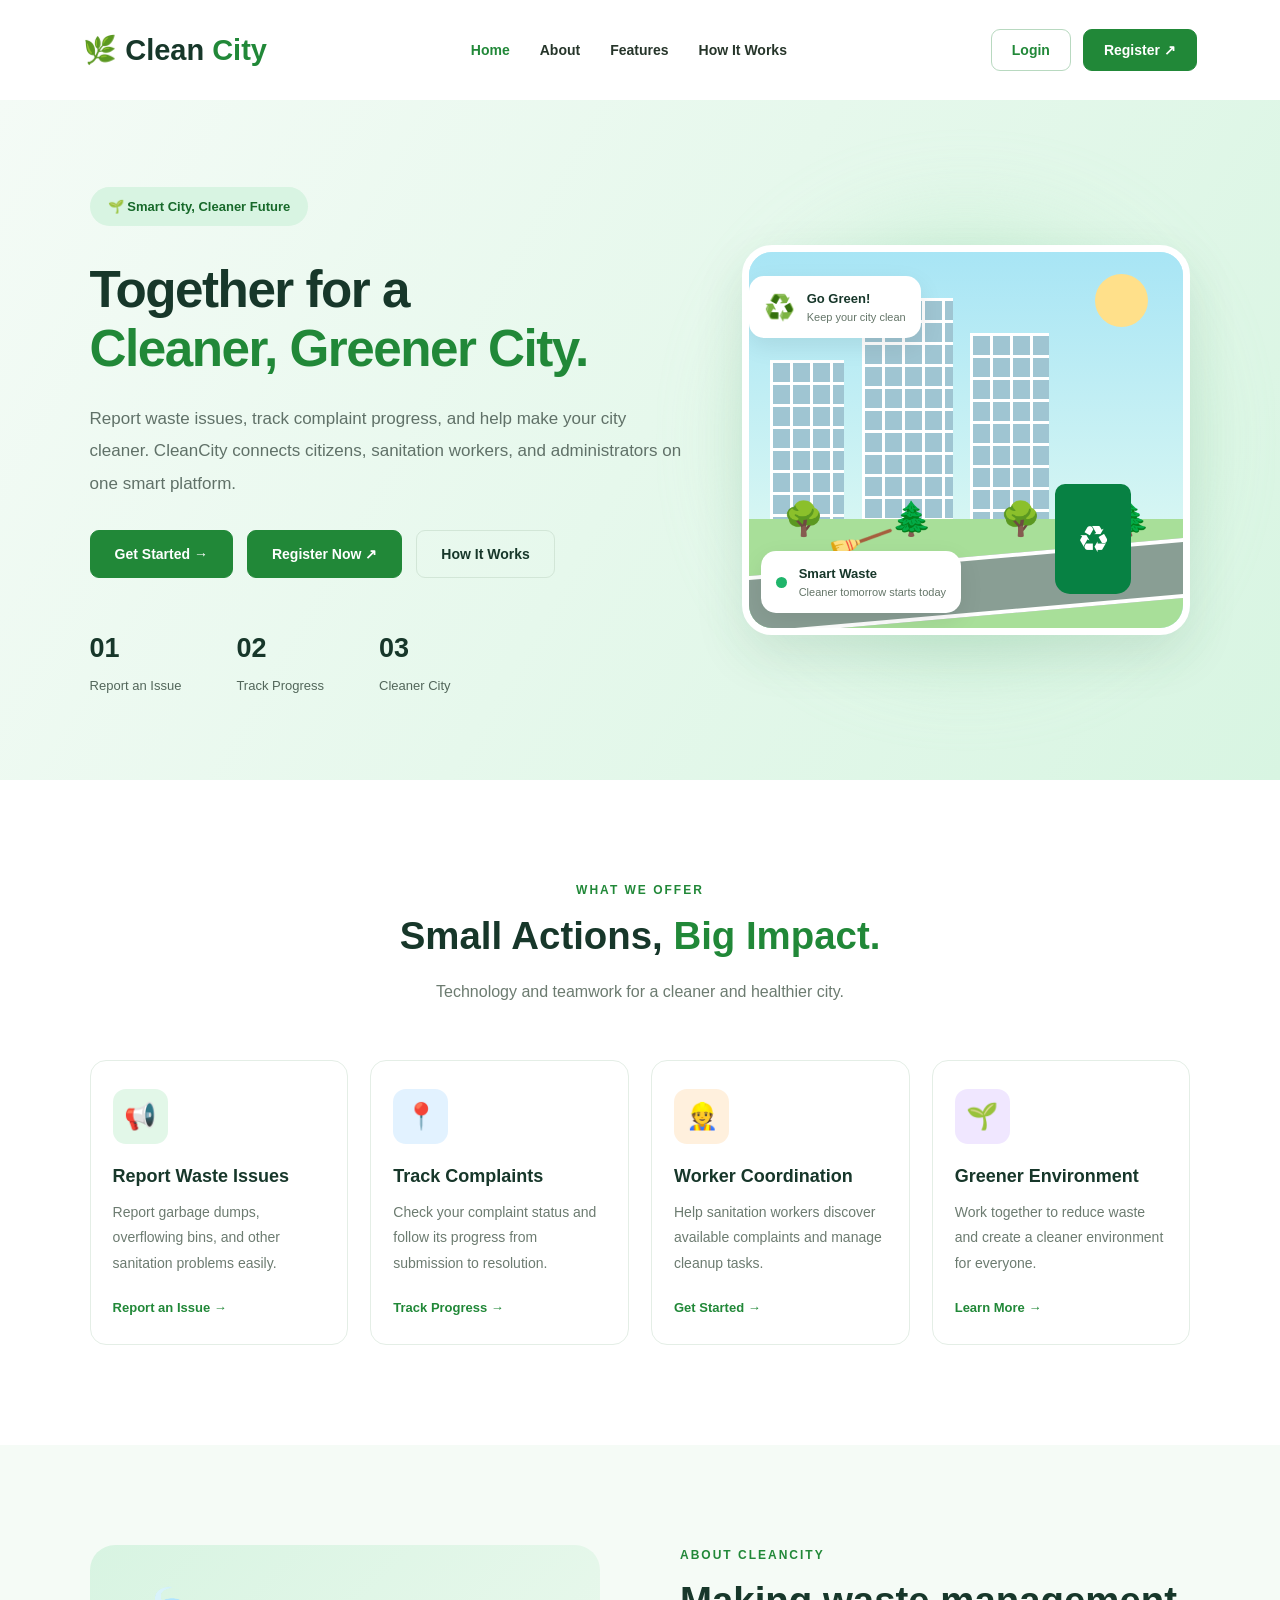
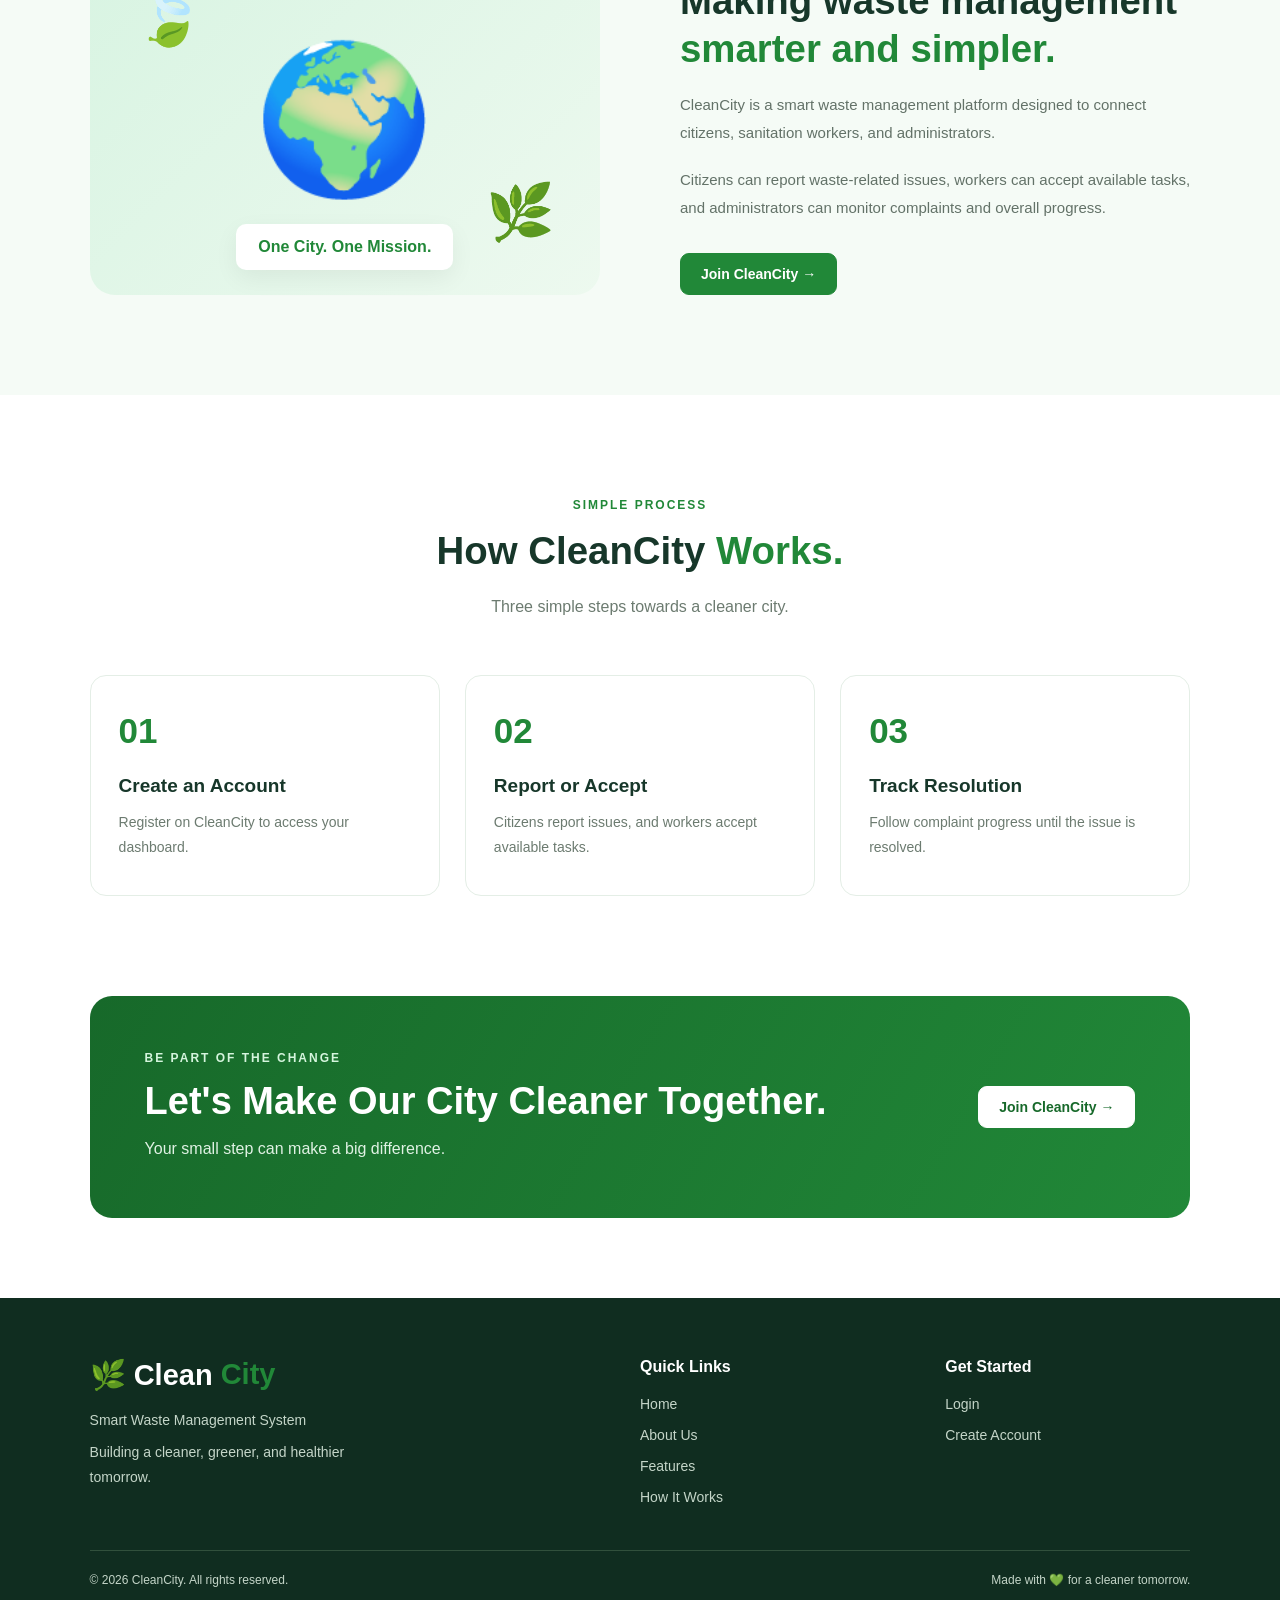
<file: frontend/index.html>
<!DOCTYPE html>
<html lang="en">

<head>
    <meta charset="UTF-8">
    <meta name="viewport" content="width=device-width, initial-scale=1.0">
    <title>CleanCity | Smart Waste Management</title>
    <link rel="stylesheet" href="css/home.css">
</head>

<body>

<header class="navbar">
    <a href="index.html" class="logo">
        <span class="logo-icon">🌿</span>
        Clean<span>City</span>
    </a>

    <nav class="nav-links">
        <a href="#home" class="active">Home</a>
        <a href="#about">About</a>
        <a href="#features">Features</a>
        <a href="#how-it-works">How It Works</a>
    </nav>

    <div class="nav-buttons">
        <a href="login.html" class="btn btn-outline">Login</a>
        <a href="register.html" class="btn btn-primary">Register ↗</a>
    </div>
</header>

<main>

    <section class="hero" id="home">

        <div class="hero-content">

            <div class="hero-badge">
                🌱 Smart City, Cleaner Future
            </div>

            <h1>
                Together for a

                <span>Cleaner, Greener City.</span>
            </h1>

            <p class="hero-description">
                Report waste issues, track complaint progress,
                and help make your city cleaner. CleanCity connects
                citizens, sanitation workers, and administrators
                on one smart platform.
            </p>

            <div class="hero-buttons">
                <a href="login.html" class="btn btn-primary btn-large">
                    Get Started →
                </a>

                <a href="register.html" class="btn btn-primary btn-large">
                    Register Now ↗
                </a>

                <a href="#how-it-works" class="btn btn-light btn-large">
                    How It Works
                </a>
            </div>

            <div class="hero-stats">

                <div class="stat">
                    <h3>01</h3>
                    <p>Report an Issue</p>
                </div>

                <div class="stat">
                    <h3>02</h3>
                    <p>Track Progress</p>
                </div>

                <div class="stat">
                    <h3>03</h3>
                    <p>Cleaner City</p>
                </div>

            </div>
        </div>

        <div class="hero-visual">

            <div class="visual-glow"></div>

            <div class="city-card">

                <div class="sky">
                    <span class="sun"></span>
                    <div class="building building-one"></div>
                    <div class="building building-two"></div>
                    <div class="building building-three"></div>
                </div>

                <div class="city-trees">
                    <span>🌳</span>
                    <span>🌲</span>
                    <span>🌳</span>
                    <span>🌲</span>
                </div>

                <div class="city-ground">
                    <div class="road-line"></div>
                </div>

                <div class="eco-bin">
                    <span>♻</span>
                </div>

                <div class="cleaner">🧹</div>

                <div class="floating-card floating-top">
                    <span class="floating-icon">♻️</span>
                    <div>
                        <strong>Go Green!</strong>
                        <small>Keep your city clean</small>
                    </div>
                </div>

                <div class="floating-card floating-bottom">
                    <span class="online-dot"></span>
                    <div>
                        <strong>Smart Waste</strong>
                        <small>Cleaner tomorrow starts today</small>
                    </div>
                </div>

            </div>

            <div class="hero-circle circle-one"></div>
            <div class="hero-circle circle-two"></div>

        </div>

    </section>

    <section class="features section" id="features">

        <div class="section-heading">
            <span class="section-label">WHAT WE OFFER</span>
            <h2>Small Actions, <span>Big Impact.</span></h2>
            <p>Technology and teamwork for a cleaner and healthier city.</p>
        </div>

        <div class="feature-grid">

            <article class="feature-card">
                <div class="feature-icon green">📢</div>
                <h3>Report Waste Issues</h3>
                <p>
                    Report garbage dumps, overflowing bins,
                    and other sanitation problems easily.
                </p>
                <a href="login.html">Report an Issue →</a>
            </article>

            <article class="feature-card">
                <div class="feature-icon blue">📍</div>
                <h3>Track Complaints</h3>
                <p>
                    Check your complaint status and follow
                    its progress from submission to resolution.
                </p>
                <a href="login.html">Track Progress →</a>
            </article>

            <article class="feature-card">
                <div class="feature-icon orange">👷</div>
                <h3>Worker Coordination</h3>
                <p>
                    Help sanitation workers discover available
                    complaints and manage cleanup tasks.
                </p>
                <a href="login.html">Get Started →</a>
            </article>

            <article class="feature-card">
                <div class="feature-icon purple">🌱</div>
                <h3>Greener Environment</h3>
                <p>
                    Work together to reduce waste and create
                    a cleaner environment for everyone.
                </p>
                <a href="#about">Learn More →</a>
            </article>

        </div>
    </section>

    <section class="about section" id="about">

        <div class="about-visual">
            <div class="about-icon">🌍</div>
            <div class="about-leaf leaf-one">🍃</div>
            <div class="about-leaf leaf-two">🌿</div>
            <div class="about-message">One City. One Mission.</div>
        </div>

        <div class="about-content">

            <span class="section-label">ABOUT CLEANCITY</span>

            <h2>
                Making waste management
                <span>smarter and simpler.</span>
            </h2>

            <p>
                CleanCity is a smart waste management platform designed
                to connect citizens, sanitation workers, and administrators.
            </p>

            <p>
                Citizens can report waste-related issues, workers can
                accept available tasks, and administrators can monitor
                complaints and overall progress.
            </p>

            <a href="register.html" class="btn btn-primary">
                Join CleanCity →
            </a>

        </div>
    </section>

    <section class="how-section section" id="how-it-works">

        <div class="section-heading">
            <span class="section-label">SIMPLE PROCESS</span>
            <h2>How CleanCity <span>Works.</span></h2>
            <p>Three simple steps towards a cleaner city.</p>
        </div>

        <div class="steps-grid">

            <div class="step-card">
                <div class="step-number">01</div>
                <h3>Create an Account</h3>
                <p>Register on CleanCity to access your dashboard.</p>
            </div>

            <div class="step-card">
                <div class="step-number">02</div>
                <h3>Report or Accept</h3>
                <p>Citizens report issues, and workers accept available tasks.</p>
            </div>

            <div class="step-card">
                <div class="step-number">03</div>
                <h3>Track Resolution</h3>
                <p>Follow complaint progress until the issue is resolved.</p>
            </div>

        </div>
    </section>

    <section class="cta-section">

        <div>
            <span class="cta-label">BE PART OF THE CHANGE</span>
            <h2>Let's Make Our City Cleaner Together.</h2>
            <p>Your small step can make a big difference.</p>
        </div>

        <a href="register.html" class="btn btn-white">
            Join CleanCity →
        </a>

    </section>

</main>

<footer class="footer">

    <div class="footer-main">

        <div class="footer-brand">
            <a href="index.html" class="logo footer-logo">
                🌿 Clean<span>City</span>
            </a>

            <p>Smart Waste Management System</p>

            <p class="footer-description">
                Building a cleaner, greener, and healthier tomorrow.
            </p>
        </div>

        <div class="footer-links">
            <h4>Quick Links</h4>
            <a href="#home">Home</a>
            <a href="#about">About Us</a>
            <a href="#features">Features</a>
            <a href="#how-it-works">How It Works</a>
        </div>

        <div class="footer-links">
            <h4>Get Started</h4>
            <a href="login.html">Login</a>
            <a href="register.html">Create Account</a>
        </div>

    </div>

    <div class="footer-bottom">
        <p>© 2026 CleanCity. All rights reserved.</p>
        <p>Made with 💚 for a cleaner tomorrow.</p>
    </div>

</footer>

</body>
</html>
</file>
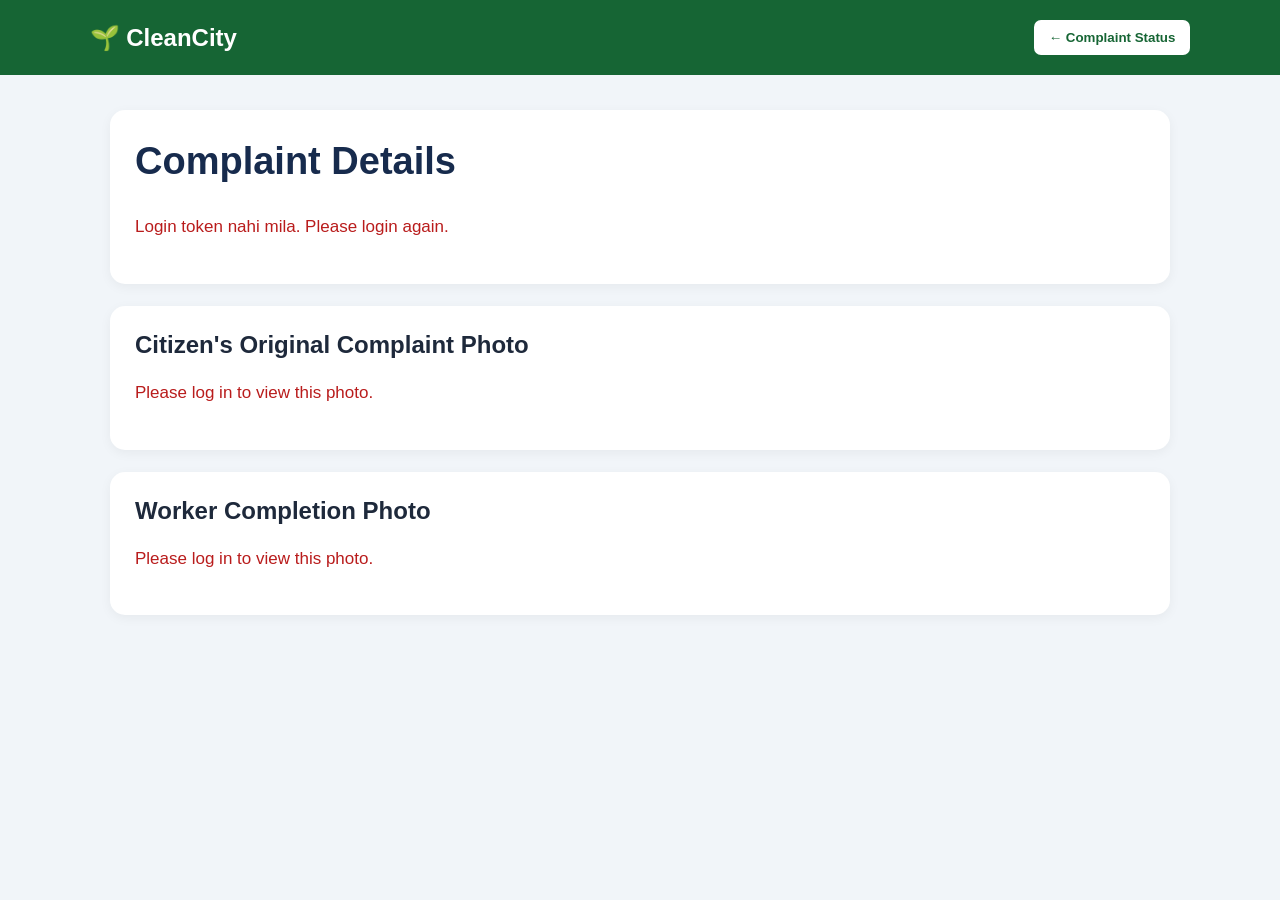
<file: frontend/complaint-details.html>
<!DOCTYPE html>
<html lang="en">

<head>
    <meta charset="UTF-8">
    <meta name="viewport" content="width=device-width, initial-scale=1.0">

    <title>CleanCity - Complaint Details</title>

    <style>
        * {
            box-sizing: border-box;
        }

        body {
            margin: 0;
            font-family: Arial, sans-serif;
            background: #f1f5f9;
            color: #1e293b;
        }

        header {
            background: #166534;
            color: white;
            padding: 20px 7%;
            display: flex;
            justify-content: space-between;
            align-items: center;
            gap: 12px;
            flex-wrap: wrap;
        }

        header h2 {
            margin: 0;
        }

        button {
            padding: 10px 15px;
            border: none;
            border-radius: 7px;
            cursor: pointer;
            font-weight: bold;
        }

        .back-btn {
            background: white;
            color: #166534;
        }

        .container {
            max-width: 1100px;
            margin: 35px auto;
            padding: 0 20px;
        }

        .card {
            background: white;
            padding: 25px;
            border-radius: 15px;
            box-shadow: 0 3px 12px #0000000d;
            margin-bottom: 22px;
        }

        h1 {
            font-size: 38px;
            margin-top: 5px;
            margin-bottom: 30px;
            color: #172b4d;
        }

        h2 {
            margin-top: 0;
        }

        .detail {
            padding: 16px 0;
            border-bottom: 1px solid #e2e8f0;
            overflow-wrap: anywhere;
        }

        .label {
            display: block;
            font-size: 16px;
            color: #64748b;
            margin-bottom: 6px;
        }

        .value {
            font-size: 20px;
            font-weight: 600;
            color: #172b4d;
        }

        .status {
            display: inline-block;
            padding: 9px 16px;
            border-radius: 25px;
            background: #e2e8f0;
            color: #334155;
            font-size: 15px;
            font-weight: normal;
        }

        .photo {
            display: block;
            max-width: 100%;
            max-height: 550px;
            margin-top: 20px;
            border-radius: 10px;
            object-fit: contain;
            background: #f8fafc;
        }

        img[hidden] {
            display: none !important;
        }

        .message {
            color: #475569;
            line-height: 1.7;
            font-size: 17px;
        }

        .error {
            color: #b91c1c;
        }

        @media (max-width: 600px) {
            .container {
                margin-top: 20px;
                padding: 0 12px;
            }

            .card {
                padding: 18px;
            }

            h1 {
                font-size: 29px;
            }

            .value {
                font-size: 17px;
            }
        }
    </style>
</head>

<body>

<header>
    <h2>🌱 CleanCity</h2>

    <button class="back-btn" onclick="goBack()">
        ← Complaint Status
    </button>
</header>

<main class="container">

    <!-- Complaint Details -->
    <section class="card">

        <h1>Complaint Details</h1>

        <p id="detailsMessage" class="message">
            Loading complaint details...
        </p>

        <div id="details"></div>

    </section>

    <!-- Citizen Original Photo -->
    <section class="card">

        <h2>Citizen's Original Complaint Photo</h2>

        <p id="originalPhotoMessage" class="message">
            Checking for original photo...
        </p>

        <img
                id="originalPhoto"
                class="photo"
                alt="Citizen uploaded complaint photo"
                hidden
        >

    </section>

    <!-- Worker Completion Photo -->
    <section class="card">

        <h2>Worker Completion Photo</h2>

        <p id="completionPhotoMessage" class="message">
            Checking for completion photo...
        </p>

        <img
                id="completionPhoto"
                class="photo"
                alt="Worker completion photo"
                hidden
        >

    </section>

</main>

<script>
    // Backend URL
    const API_BASE = "http://localhost:8080";

    // JWT token
    const token =
        localStorage.getItem("token") ||
        localStorage.getItem("jwtToken") ||
        localStorage.getItem("accessToken");

    // Complaint ID URL se lena
    const params = new URLSearchParams(
        window.location.search
    );

    const complaintId =
        params.get("id") ||
        params.get("complaintId") ||
        params.get("complaint_id") ||
        params.get("complaintID");


    // Back button
    function goBack() {
        window.location.href = "status.html";
    }


    // HTML injection se bachne ke liye
    function escapeHTML(value) {

        return String(value ?? "")
            .replace(/&/g, "&amp;")
            .replace(/</g, "&lt;")
            .replace(/>/g, "&gt;")
            .replace(/"/g, "&quot;")
            .replace(/'/g, "&#039;");
    }


    // Empty value handle karna
    function displayValue(value) {

        return value === null ||
        value === undefined ||
        value === ""
            ? "Not available"
            : escapeHTML(value);
    }


    // Message display karna
    function setMessage(element, message, isError = false) {

        element.textContent = message;

        element.classList.toggle(
            "error",
            isError
        );
    }


    // Complaint details load karna
    async function loadDetails() {

        const detailsMessage =
            document.getElementById("detailsMessage");

        const details =
            document.getElementById("details");

        const originalPhotoMessage =
            document.getElementById("originalPhotoMessage");

        const completionPhotoMessage =
            document.getElementById("completionPhotoMessage");


        // Token check
        if (!token) {

            setMessage(
                detailsMessage,
                "Login token nahi mila. Please login again.",
                true
            );

            setMessage(
                originalPhotoMessage,
                "Please log in to view this photo.",
                true
            );

            setMessage(
                completionPhotoMessage,
                "Please log in to view this photo.",
                true
            );

            return;
        }


        // Complaint ID check
        if (!complaintId) {

            setMessage(
                detailsMessage,
                "Complaint ID missing. Please open this page from your complaint list.",
                true
            );

            setMessage(
                originalPhotoMessage,
                "No complaint selected.",
                true
            );

            setMessage(
                completionPhotoMessage,
                "No complaint selected.",
                true
            );

            return;
        }


        try {

            // Citizen ki complaints fetch karna
            const response = await fetch(
                API_BASE + "/api/citizen/complaints",
                {
                    method: "GET",

                    headers: {
                        "Authorization": "Bearer " + token,
                        "Accept": "application/json"
                    }
                }
            );


            if (response.status === 401) {

                throw new Error(
                    "Session expired (401). Please log in again."
                );
            }


            if (!response.ok) {

                throw new Error(
                    "Could not fetch complaints. HTTP " +
                    response.status
                );
            }


            const complaints = await response.json();


            if (!Array.isArray(complaints)) {

                throw new Error(
                    "Unexpected response from backend. Expected a list of complaints."
                );
            }


            // Selected complaint find karna
            const complaint = complaints.find(
                item =>
                    String(item.id) === String(complaintId)
            );


            if (!complaint) {

                setMessage(
                    detailsMessage,
                    "Complaint not found in your complaints.",
                    true
                );

                setMessage(
                    originalPhotoMessage,
                    "The complaint could not be found.",
                    true
                );

                setMessage(
                    completionPhotoMessage,
                    "The complaint could not be found.",
                    true
                );

                return;
            }


            // Complaint details display karna
            setMessage(detailsMessage, "");


            details.innerHTML = `

                    <div class="detail">

                        <span class="label">
                            Complaint ID
                        </span>

                        <span class="value">
                            ${displayValue(complaint.id)}
                        </span>

                    </div>


                    <div class="detail">

                        <span class="label">
                            Title
                        </span>

                        <span class="value">
                            ${displayValue(complaint.title)}
                        </span>

                    </div>


                    <div class="detail">

                        <span class="label">
                            Description
                        </span>

                        <span class="value">
                            ${displayValue(complaint.description)}
                        </span>

                    </div>


                    <div class="detail">

                        <span class="label">
                            Location
                        </span>

                        <span class="value">
                            ${displayValue(complaint.location)}
                        </span>

                    </div>


                    <div class="detail">

                        <span class="label">
                            Status
                        </span>

                        <span class="status">
                            ${displayValue(complaint.status)}
                        </span>

                    </div>


                    <div class="detail">

                        <span class="label">
                            Created At
                        </span>

                        <span class="value">
                            ${displayValue(complaint.createdAt)}
                        </span>

                    </div>


                    ${
                complaint.rejectionReason
                    ? `
                                <div class="detail">

                                    <span class="label">
                                        Rejection Reason
                                    </span>

                                    <span class="value">
                                        ${displayValue(
                        complaint.rejectionReason
                    )}
                                    </span>

                                </div>
                            `
                    : ""
            }

                `;


            // Dono photos load karna
            await Promise.all([

                loadPhoto(
                    "/api/citizen/complaints/" +
                    encodeURIComponent(complaintId) +
                    "/photo",

                    "originalPhoto",

                    originalPhotoMessage,

                    "Original complaint photo"
                ),


                loadPhoto(
                    "/api/citizen/complaints/" +
                    encodeURIComponent(complaintId) +
                    "/completion-photo",

                    "completionPhoto",

                    completionPhotoMessage,

                    "Worker completion photo"
                )

            ]);


        } catch (error) {

            console.error(
                "Complaint details error:",
                error
            );

            setMessage(
                detailsMessage,
                error.message ||
                "Could not load complaint details. Check backend, token and CORS settings.",
                true
            );

            if (
                (error.message || "").includes("401")
            ) {

                setMessage(
                    originalPhotoMessage,
                    "Your session has expired. Please log in again.",
                    true
                );

                setMessage(
                    completionPhotoMessage,
                    "Your session has expired. Please log in again.",
                    true
                );
            }
        }
    }


    // Original aur completion photo load karna
    async function loadPhoto(
        endpoint,
        imageId,
        messageElement,
        photoLabel
    ) {

        const image =
            document.getElementById(imageId);


        image.hidden = true;
        image.removeAttribute("src");


        setMessage(
            messageElement,
            "Loading " + photoLabel.toLowerCase() + "..."
        );


        try {

            const response = await fetch(
                API_BASE + endpoint,
                {
                    method: "GET",

                    headers: {
                        "Authorization": "Bearer " + token,
                        "Accept": "image/*"
                    }
                }
            );


            // Response error handle karna
            if (!response.ok) {

                let message;


                if (response.status === 401) {

                    message =
                        "Your session has expired. Please log in again.";

                } else if (response.status === 403) {

                    message =
                        "You are not authorized to view this photo.";

                } else if (response.status === 404) {

                    if (
                        photoLabel === "Worker completion photo"
                    ) {

                        message =
                            "Completion photo is not available yet. The worker may not have uploaded it, or the backend photo endpoint/storage is not configured.";

                    } else {

                        message =
                            "Original complaint photo is not available. It may not have been uploaded when the complaint was created.";
                    }

                } else {

                    message =
                        "Could not load " +
                        photoLabel.toLowerCase() +
                        ". HTTP " +
                        response.status;
                }


                setMessage(
                    messageElement,
                    message,
                    response.status !== 404
                );


                console.error(
                    photoLabel + " request failed:",
                    response.status,
                    await response.text()
                );

                return;
            }


            // Image response ko Blob banana
            const blob = await response.blob();


            // Check ki response image hai ya nahi
            if (!blob.type.startsWith("image/")) {

                setMessage(
                    messageElement,
                    "Backend response is not an image. Content-Type: " +
                    (blob.type || "missing"),
                    true
                );

                console.error(
                    photoLabel + " unexpected content type:",
                    blob.type
                );

                return;
            }


            // Image URL banana
            const imageUrl = URL.createObjectURL(blob);


            image.onload = function () {

                URL.revokeObjectURL(imageUrl);
            };


            image.onerror = function () {

                URL.revokeObjectURL(imageUrl);

                image.hidden = true;

                setMessage(
                    messageElement,
                    photoLabel +
                    " was returned by the server but could not be displayed.",
                    true
                );
            };


            // Image screen par show karna
            image.src = imageUrl;

            image.hidden = false;


            setMessage(messageElement, "");


        } catch (error) {

            console.error(
                photoLabel + " error:",
                error
            );

            setMessage(
                messageElement,
                "Could not connect to the backend to load this photo. Check backend URL and CORS.",
                true
            );
        }
    }


    // Page open hote hi details load karna
    loadDetails();

</script>

</body>

</html>
</file>
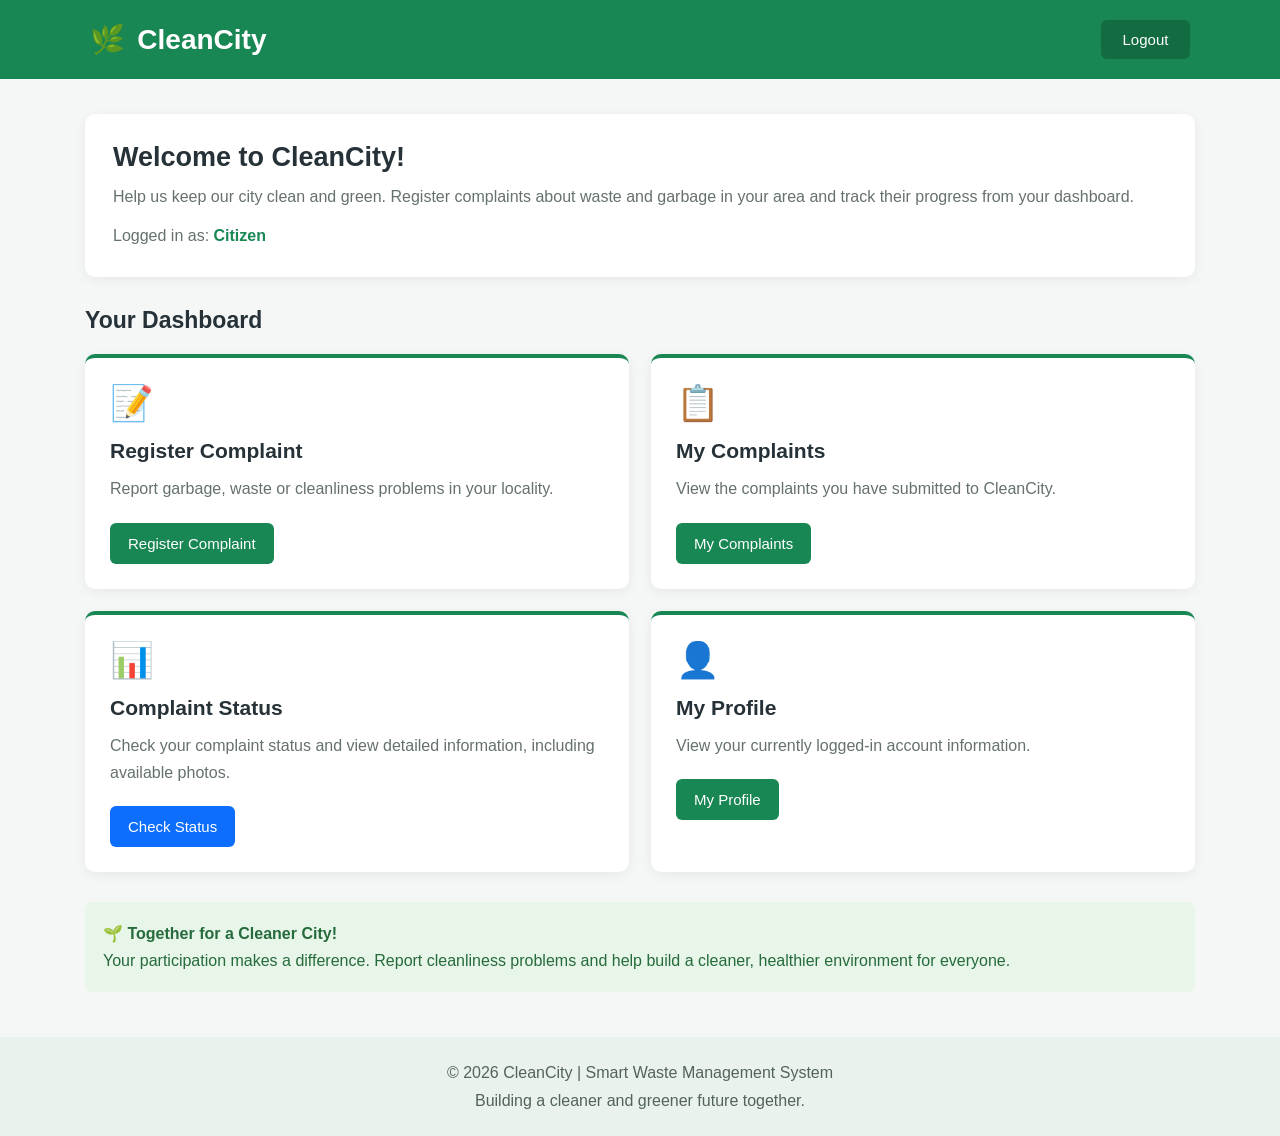
<file: frontend/dashboard.html>
<!DOCTYPE html>
<html lang="en">

<head>
    <meta charset="UTF-8">
    <meta name="viewport" content="width=device-width, initial-scale=1.0">

    <title>CleanCity | Dashboard</title>

    <style>
        * {
            margin: 0;
            padding: 0;
            box-sizing: border-box;
            font-family: Arial, Helvetica, sans-serif;
        }

        body {
            background: #f4f7f6;
            color: #263238;
        }

        /* Header */

        header {
            background: #198754;
            color: white;
            padding: 20px 7%;
            display: flex;
            justify-content: space-between;
            align-items: center;
            flex-wrap: wrap;
            gap: 15px;
        }

        header h1 {
            font-size: 28px;
        }

        header h1 span {
            margin-right: 5px;
        }

        .logout-btn {
            background: #126b41;
            color: white;
            border: none;
            padding: 11px 22px;
            border-radius: 6px;
            cursor: pointer;
            font-size: 15px;
        }

        .logout-btn:hover {
            background: #0d5835;
        }

        /* Main container */

        .container {
            max-width: 1150px;
            margin: 35px auto;
            padding: 0 20px;
        }

        /* Welcome section */

        .welcome-section {
            background: white;
            padding: 28px;
            border-radius: 10px;
            margin-bottom: 30px;
            box-shadow: 0 3px 12px rgba(0, 0, 0, 0.06);
        }

        .welcome-section h2 {
            font-size: 27px;
            margin-bottom: 10px;
        }

        .welcome-section p {
            color: #65716c;
            line-height: 1.7;
        }

        #welcomeEmail {
            color: #198754;
            font-weight: bold;
        }

        /* Dashboard cards */

        .section-heading {
            font-size: 23px;
            margin-bottom: 20px;
        }

        .dashboard-grid {
            display: grid;
            grid-template-columns: repeat(2, minmax(0, 1fr));
            gap: 22px;
        }

        .dashboard-card {
            background: white;
            padding: 25px;
            border-radius: 10px;
            box-shadow: 0 3px 12px rgba(0, 0, 0, 0.06);
            border-top: 4px solid #198754;
        }

        .card-icon {
            font-size: 35px;
            margin-bottom: 15px;
        }

        .dashboard-card h3 {
            font-size: 21px;
            margin-bottom: 12px;
        }

        .dashboard-card p {
            color: #65716c;
            line-height: 1.7;
            margin-bottom: 20px;
        }

        .primary-btn {
            background: #198754;
            color: white;
            border: none;
            padding: 12px 18px;
            border-radius: 6px;
            cursor: pointer;
            font-size: 15px;
        }

        .primary-btn:hover {
            background: #146c43;
        }

        .blue-btn {
            background: #0d6efd;
            color: white;
            border: none;
            padding: 12px 18px;
            border-radius: 6px;
            cursor: pointer;
            font-size: 15px;
        }

        .blue-btn:hover {
            background: #0b5ed7;
        }

        /* Sections */

        .content-section {
            background: white;
            padding: 28px;
            margin-top: 30px;
            border-radius: 10px;
            box-shadow: 0 3px 12px rgba(0, 0, 0, 0.06);
            display: none;
        }

        .content-section h2 {
            margin-bottom: 20px;
        }

        .form-group {
            margin-bottom: 18px;
        }

        .form-group label {
            display: block;
            font-weight: bold;
            margin-bottom: 8px;
        }

        .form-group input,
        .form-group textarea {
            width: 100%;
            padding: 12px;
            border: 1px solid #ced4da;
            border-radius: 6px;
            font-size: 15px;
        }

        .form-group textarea {
            min-height: 120px;
            resize: vertical;
        }

        .form-group input:focus,
        .form-group textarea:focus {
            outline: none;
            border-color: #198754;
        }

        .notice {
            background: #e8f5e9;
            color: #256b3b;
            padding: 18px;
            margin-top: 30px;
            border-radius: 8px;
            line-height: 1.7;
        }

        .message {
            padding: 14px;
            margin-bottom: 20px;
            border-radius: 6px;
            display: none;
            line-height: 1.6;
            overflow-wrap: anywhere;
        }

        .success {
            background: #d1e7dd;
            color: #0f5132;
        }

        .error {
            background: #f8d7da;
            color: #842029;
        }

        .info {
            background: #cff4fc;
            color: #055160;
        }

        /* Complaint cards */

        .complaint-list {
            display: grid;
            grid-template-columns: repeat(2, minmax(0, 1fr));
            gap: 20px;
        }

        .complaint-item {
            padding: 20px;
            background: #f8f9fa;
            border: 1px solid #e9ecef;
            border-radius: 8px;
            overflow-wrap: anywhere;
        }

        .complaint-item h3 {
            margin-bottom: 15px;
        }

        .complaint-item p {
            margin-bottom: 10px;
            line-height: 1.6;
        }

        .status-badge {
            display: inline-block;
            padding: 6px 10px;
            border-radius: 20px;
            background: #fff3cd;
            color: #856404;
            font-weight: bold;
            font-size: 13px;
        }

        .details-btn {
            background: #0d6efd;
            color: white;
            border: none;
            padding: 10px 15px;
            border-radius: 5px;
            cursor: pointer;
            margin-top: 10px;
        }

        .details-btn:hover {
            background: #0b5ed7;
        }

        .back-btn {
            background: #6c757d;
            color: white;
            border: none;
            padding: 10px 15px;
            border-radius: 5px;
            cursor: pointer;
            margin-top: 20px;
        }

        .empty-message {
            color: #65716c;
            padding: 15px 0;
            line-height: 1.7;
        }

        /* Footer */

        footer {
            margin-top: 45px;
            padding: 22px;
            text-align: center;
            background: #e9f2ed;
            color: #52635a;
            line-height: 1.7;
        }

        @media (max-width: 700px) {
            header {
                padding: 18px 5%;
            }

            header h1 {
                font-size: 23px;
            }

            .dashboard-grid,
            .complaint-list {
                grid-template-columns: 1fr;
            }

            .welcome-section h2 {
                font-size: 23px;
            }

            .content-section {
                padding: 20px;
            }
        }
    </style>
</head>

<body>

<!-- HEADER -->

<header>
    <h1><span>🌿</span> CleanCity</h1>

    <button class="logout-btn" onclick="logout()">
        Logout
    </button>
</header>


<main class="container">

    <!-- WELCOME SECTION -->

    <section class="welcome-section">

        <h2>Welcome to CleanCity!</h2>

        <p>
            Help us keep our city clean and green.
            Register complaints about waste and garbage in your area
            and track their progress from your dashboard.
        </p>

        <p style="margin-top: 12px;">
            Logged in as:
            <span id="welcomeEmail">Citizen</span>
        </p>

    </section>


    <!-- DASHBOARD CARDS -->

    <h2 class="section-heading">Your Dashboard</h2>

    <div class="dashboard-grid">

        <!-- REGISTER COMPLAINT -->

        <div class="dashboard-card">

            <div class="card-icon">📝</div>

            <h3>Register Complaint</h3>

            <p>
                Report garbage, waste or cleanliness problems
                in your locality.
            </p>

            <button class="primary-btn"
                    onclick="showSection('registerSection')">
                Register Complaint
            </button>

        </div>


        <!-- MY COMPLAINTS -->

        <div class="dashboard-card">

            <div class="card-icon">📋</div>

            <h3>My Complaints</h3>

            <p>
                View the complaints you have submitted to CleanCity.
            </p>

            <button class="primary-btn"
                    onclick="showSection('myComplaintsSection'); loadComplaints();">
                My Complaints
            </button>

        </div>


        <!-- COMPLAINT STATUS -->

        <div class="dashboard-card">

            <div class="card-icon">📊</div>

            <h3>Complaint Status</h3>

            <p>
                Check your complaint status and view detailed
                information, including available photos.
            </p>

            <button class="blue-btn"
                    onclick="window.location.href='status.html'">
                Check Status
            </button>

        </div>


        <!-- MY PROFILE -->

        <div class="dashboard-card">

            <div class="card-icon">👤</div>

            <h3>My Profile</h3>

            <p>
                View your currently logged-in account information.
            </p>

            <button class="primary-btn"
                    onclick="showSection('profileSection'); loadProfile();">
                My Profile
            </button>

        </div>

    </div>


    <!-- REGISTER COMPLAINT FORM -->

    <section class="content-section" id="registerSection">

        <h2>Register a Complaint</h2>

        <div id="registerMessage" class="message"></div>

        <form id="complaintForm">

            <div class="form-group">

                <label for="title">Complaint Title *</label>

                <input
                        type="text"
                        id="title"
                        name="title"
                        placeholder="Example: Garbage near my house"
                        required
                        maxlength="150">

            </div>


            <div class="form-group">

                <label for="description">Description *</label>

                <textarea
                        id="description"
                        name="description"
                        placeholder="Describe the cleanliness problem..."
                        required></textarea>

            </div>


            <div class="form-group">

                <label for="location">Location *</label>

                <input
                        type="text"
                        id="location"
                        name="location"
                        placeholder="Enter your area or location"
                        required
                        maxlength="255">

            </div>


            <div class="form-group">

                <label for="photo">Upload Photo (Optional)</label>

                <input
                        type="file"
                        id="photo"
                        name="photo"
                        accept="image/*">

                <small>
                    Upload an image of the garbage or cleanliness problem.
                </small>

            </div>


            <button type="submit"
                    class="primary-btn"
                    id="submitComplaintBtn">
                Submit Complaint
            </button>

            <button type="button"
                    class="back-btn"
                    onclick="hideSections()">
                Cancel
            </button>

        </form>

    </section>


    <!-- MY COMPLAINTS SECTION -->

    <section class="content-section" id="myComplaintsSection">

        <h2>My Complaints</h2>

        <div id="complaintsMessage" class="message"></div>

        <div id="complaintsLoading" class="empty-message"
             style="display:none;">
            Loading complaints...
        </div>

        <div id="complaintList" class="complaint-list"></div>

        <button class="back-btn" onclick="hideSections()">
            Back to Dashboard
        </button>

    </section>


    <!-- PROFILE SECTION -->

    <section class="content-section" id="profileSection">

        <h2>My Profile</h2>

        <div class="complaint-item">

            <p>
                <strong>Email:</strong>
                <span id="profileEmail">Not available</span>
            </p>

            <p>
                <strong>Role:</strong>
                <span id="profileRole">Not available</span>
            </p>

        </div>

        <button class="back-btn" onclick="hideSections()">
            Back to Dashboard
        </button>

    </section>


    <!-- NOTICE -->

    <div class="notice">

        <strong>🌱 Together for a Cleaner City!</strong>

        <p>
            Your participation makes a difference.
            Report cleanliness problems and help build a cleaner,
            healthier environment for everyone.
        </p>

    </div>

</main>


<!-- FOOTER -->

<footer>
    <p>© 2026 CleanCity | Smart Waste Management System</p>
    <p>Building a cleaner and greener future together.</p>
</footer>


<script>

    const API_URL = "http://localhost:8080/api/citizen/complaints";


    // GET TOKEN

    function getToken() {

        return localStorage.getItem("token")
            || localStorage.getItem("jwtToken")
            || localStorage.getItem("accessToken");

    }


    // GET LOGIN EMAIL AND ROLE

    function loadProfile() {

        const email = localStorage.getItem("email");
        const role = localStorage.getItem("role");

        document.getElementById("welcomeEmail").textContent =
            email || "Citizen";

        document.getElementById("profileEmail").textContent =
            email || "Not available";

        document.getElementById("profileRole").textContent =
            role || "Not available";

    }


    // CHECK LOGIN

    function checkLogin() {

        const token = getToken();

        if (!token) {

            alert("Please login first.");

            window.location.href = "login.html";

            return false;

        }

        return true;

    }


    // SHOW SECTION

    function showSection(sectionId) {

        const sections = document.querySelectorAll(".content-section");

        sections.forEach(function (section) {

            section.style.display = "none";

        });

        document.getElementById(sectionId).style.display = "block";

        document.getElementById(sectionId).scrollIntoView({
            behavior: "smooth",
            block: "start"
        });

    }


    // HIDE ALL SECTIONS

    function hideSections() {

        const sections = document.querySelectorAll(".content-section");

        sections.forEach(function (section) {

            section.style.display = "none";

        });

        window.scrollTo({
            top: 0,
            behavior: "smooth"
        });

    }


    // LOGOUT

    function logout() {

        localStorage.removeItem("token");
        localStorage.removeItem("jwtToken");
        localStorage.removeItem("accessToken");

        localStorage.removeItem("email");
        localStorage.removeItem("role");

        window.location.href = "login.html";

    }


    // SHOW MESSAGE

    function showMessage(elementId, text, type) {

        const element = document.getElementById(elementId);

        element.textContent = text;

        element.className = "message " + type;

        element.style.display = "block";

    }


    // CLEAR MESSAGE

    function clearMessage(elementId) {

        const element = document.getElementById(elementId);

        element.textContent = "";

        element.style.display = "none";

    }


    // SUBMIT COMPLAINT

    document.getElementById("complaintForm")
        .addEventListener("submit", async function (event) {

            event.preventDefault();

            if (!checkLogin()) {
                return;
            }

            const title = document.getElementById("title").value.trim();

            const description =
                document.getElementById("description").value.trim();

            const location =
                document.getElementById("location").value.trim();

            const photoInput = document.getElementById("photo");

            const submitButton =
                document.getElementById("submitComplaintBtn");


            if (!title || !description || !location) {

                showMessage(
                    "registerMessage",
                    "Please fill all required fields.",
                    "error"
                );

                return;

            }


            if (photoInput.files.length > 0) {

                const photo = photoInput.files[0];

                if (!photo.type.startsWith("image/")) {

                    showMessage(
                        "registerMessage",
                        "Please select a valid image.",
                        "error"
                    );

                    return;

                }

            }


            submitButton.disabled = true;

            submitButton.textContent = "Submitting...";

            clearMessage("registerMessage");


            try {

                let confirmDuplicate = false;

                let result;


                while (true) {

                    const formData = new FormData();

                    formData.append("title", title);

                    formData.append("description", description);

                    formData.append("location", location);


                    if (photoInput.files.length > 0) {

                        formData.append("photo", photoInput.files[0]);

                    }


                    const response = await fetch(
                        API_URL + "?confirmDuplicate=" + confirmDuplicate,
                        {
                            method: "POST",

                            headers: {
                                "Authorization": "Bearer " + getToken()
                            },

                            body: formData
                        }
                    );


                    const responseText = await response.text();

                    try {

                        result = responseText
                            ? JSON.parse(responseText)
                            : {};

                    } catch {

                        result = {
                            message: responseText
                        };

                    }


                    if (!response.ok) {

                        throw new Error(
                            result.message
                            || result.error
                            || "Complaint submission failed. HTTP "
                            + response.status
                        );

                    }


                    if (result.duplicateFound && !result.submitted) {

                        const confirmSubmission = confirm(
                            "A similar complaint may already exist.\n\n"
                            + "Do you still want to submit your complaint?"
                        );


                        if (!confirmSubmission) {

                            showMessage(
                                "registerMessage",
                                "Complaint submission cancelled.",
                                "info"
                            );

                            return;

                        }


                        confirmDuplicate = true;

                        continue;

                    }


                    break;

                }


                if (result.submitted === false) {

                    throw new Error(
                        result.message
                        || "Complaint submit nahi hui."
                    );

                }


                showMessage(
                    "registerMessage",
                    "Complaint submitted successfully!",
                    "success"
                );


                document.getElementById("complaintForm").reset();


                // Refresh the complaint list.

                loadComplaints();


            } catch (error) {

                showMessage(
                    "registerMessage",
                    error.message,
                    "error"
                );

            } finally {

                submitButton.disabled = false;

                submitButton.textContent = "Submit Complaint";

            }

        });


    // LOAD MY COMPLAINTS

    async function loadComplaints() {

        const list = document.getElementById("complaintList");

        const loading = document.getElementById("complaintsLoading");


        if (!checkLogin()) {
            return;
        }


        loading.style.display = "block";

        list.innerHTML = "";

        clearMessage("complaintsMessage");


        try {

            const response = await fetch(API_URL, {

                method: "GET",

                headers: {
                    "Authorization": "Bearer " + getToken(),
                    "Accept": "application/json"
                }

            });


            const responseText = await response.text();

            let data;

            try {

                data = responseText
                    ? JSON.parse(responseText)
                    : [];

            } catch {

                throw new Error("Invalid response received from server.");

            }


            if (!response.ok) {

                throw new Error(
                    data.message
                    || data.error
                    || "Could not load complaints. HTTP "
                    + response.status
                );

            }


            const complaints = Array.isArray(data)
                ? data
                : Array.isArray(data.content)
                    ? data.content
                    : [];


            loading.style.display = "none";


            if (complaints.length === 0) {

                list.innerHTML = `
                    <p class="empty-message">
                        You have not registered any complaints yet.
                    </p>
                `;

                return;

            }


            complaints.forEach(function (complaint) {

                const id = complaint.id ?? complaint.complaintId;

                const title = complaint.title || "Untitled Complaint";

                const status = complaint.status || "UNKNOWN";

                const location = complaint.location || "Not available";


                const card = document.createElement("div");

                card.className = "complaint-item";


                const heading = document.createElement("h3");

                heading.textContent = title;


                const idParagraph = document.createElement("p");

                idParagraph.textContent =
                    "Complaint ID: " + (id ?? "Not available");


                const locationParagraph = document.createElement("p");

                locationParagraph.textContent = "Location: " + location;


                const statusParagraph = document.createElement("p");

                const statusLabel = document.createElement("strong");

                statusLabel.textContent = "Status: ";

                const statusBadge = document.createElement("span");

                statusBadge.className = "status-badge";

                statusBadge.textContent = status;


                statusParagraph.appendChild(statusLabel);

                statusParagraph.appendChild(statusBadge);


                const detailsButton = document.createElement("button");

                detailsButton.type = "button";

                detailsButton.className = "details-btn";

                detailsButton.textContent = "View Details";


                detailsButton.addEventListener("click", function () {

                    if (id === undefined || id === null) {

                        alert("Complaint ID is missing.");

                        return;

                    }


                    window.location.href =
                        "complaint-details.html?id="
                        + encodeURIComponent(String(id));

                });


                card.appendChild(heading);

                card.appendChild(idParagraph);

                card.appendChild(locationParagraph);

                card.appendChild(statusParagraph);

                card.appendChild(detailsButton);


                list.appendChild(card);

            });


        } catch (error) {

            loading.style.display = "none";

            showMessage(
                "complaintsMessage",
                error.message,
                "error"
            );

        }

    }


    // INITIALIZE DASHBOARD

    document.addEventListener("DOMContentLoaded", function () {

        loadProfile();

    });

</script>

</body>

</html>
</file>
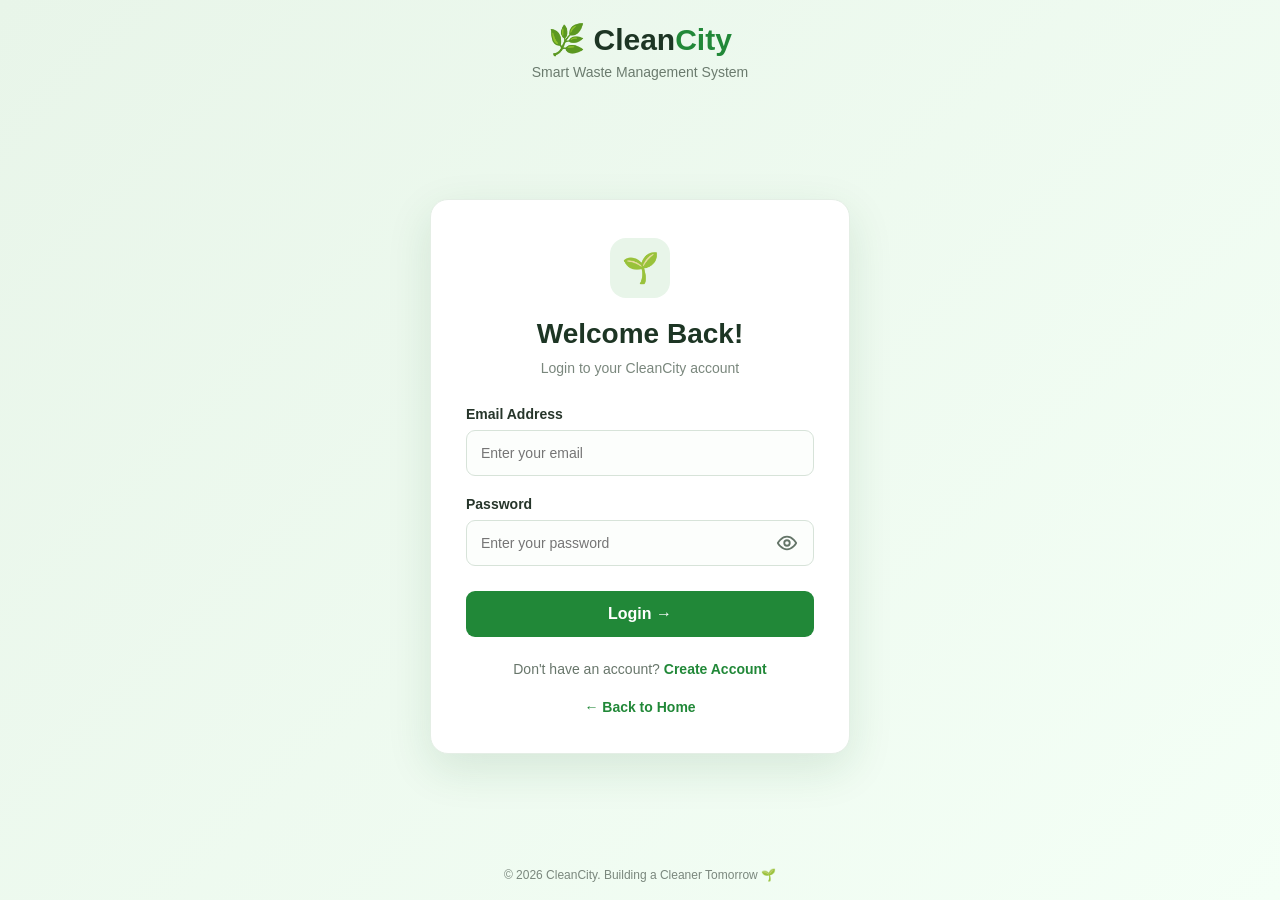
<file: frontend/login.html>
<!DOCTYPE html>
<html lang="en">

<head>
    <meta charset="UTF-8">
    <meta name="viewport" content="width=device-width, initial-scale=1.0">

    <title>CleanCity | Login</title>

    <link rel="stylesheet" href="css/style.css">
</head>

<body>

<!-- Header -->
<header class="login-header">
    <a href="index.html" class="brand">
        🌿 Clean<span>City</span>
    </a>

    <p>Smart Waste Management System</p>
</header>

<!-- Login Section -->
<main class="login-container">

    <section class="login-card">

        <div class="login-icon">🌱</div>

        <h2>Welcome Back!</h2>

        <p class="subtitle">
            Login to your CleanCity account
        </p>

        <form id="loginForm">

            <!-- Email -->
            <div class="form-group">

                <label for="email">Email Address</label>

                <input
                        type="email"
                        id="email"
                        name="email"
                        placeholder="Enter your email"
                        autocomplete="email"
                        required>

            </div>

            <!-- Password with Eye Icon -->
            <div class="form-group">

                <label for="password">Password</label>

                <div class="password-wrapper">

                    <input
                            type="password"
                            id="password"
                            name="password"
                            placeholder="Enter your password"
                            autocomplete="current-password"
                            required>

                    <button
                            type="button"
                            id="togglePassword"
                            class="toggle-password"
                            aria-label="Show password"
                            aria-pressed="false">

                        <!-- Eye Icon -->
                        <svg
                                id="eyeIcon"
                                xmlns="http://www.w3.org/2000/svg"
                                width="22"
                                height="22"
                                viewBox="0 0 24 24"
                                fill="none"
                                stroke="currentColor"
                                stroke-width="2"
                                stroke-linecap="round"
                                stroke-linejoin="round">

                            <path d="M2 12s3.6-7 10-7 10 7 10 7-3.6 7-10 7-10-7-10-7z"/>

                            <circle cx="12" cy="12" r="3"/>

                        </svg>

                    </button>

                </div>

            </div>

            <!-- Login Button -->
            <button type="submit" id="loginButton">
                Login →
            </button>

            <!-- Message -->
            <p id="message" role="status" aria-live="polite"></p>

        </form>

        <!-- Register Link -->
        <p class="register-link">
            Don't have an account?
            <a href="register.html">Create Account</a>
        </p>

        <!-- Home Link -->
        <a href="index.html" class="back-home">
            ← Back to Home
        </a>

    </section>

</main>

<!-- Footer -->
<footer class="login-footer">
    © 2026 CleanCity. Building a Cleaner Tomorrow 🌱
</footer>

<script src="login.js"></script>

</body>

</html>
</file>
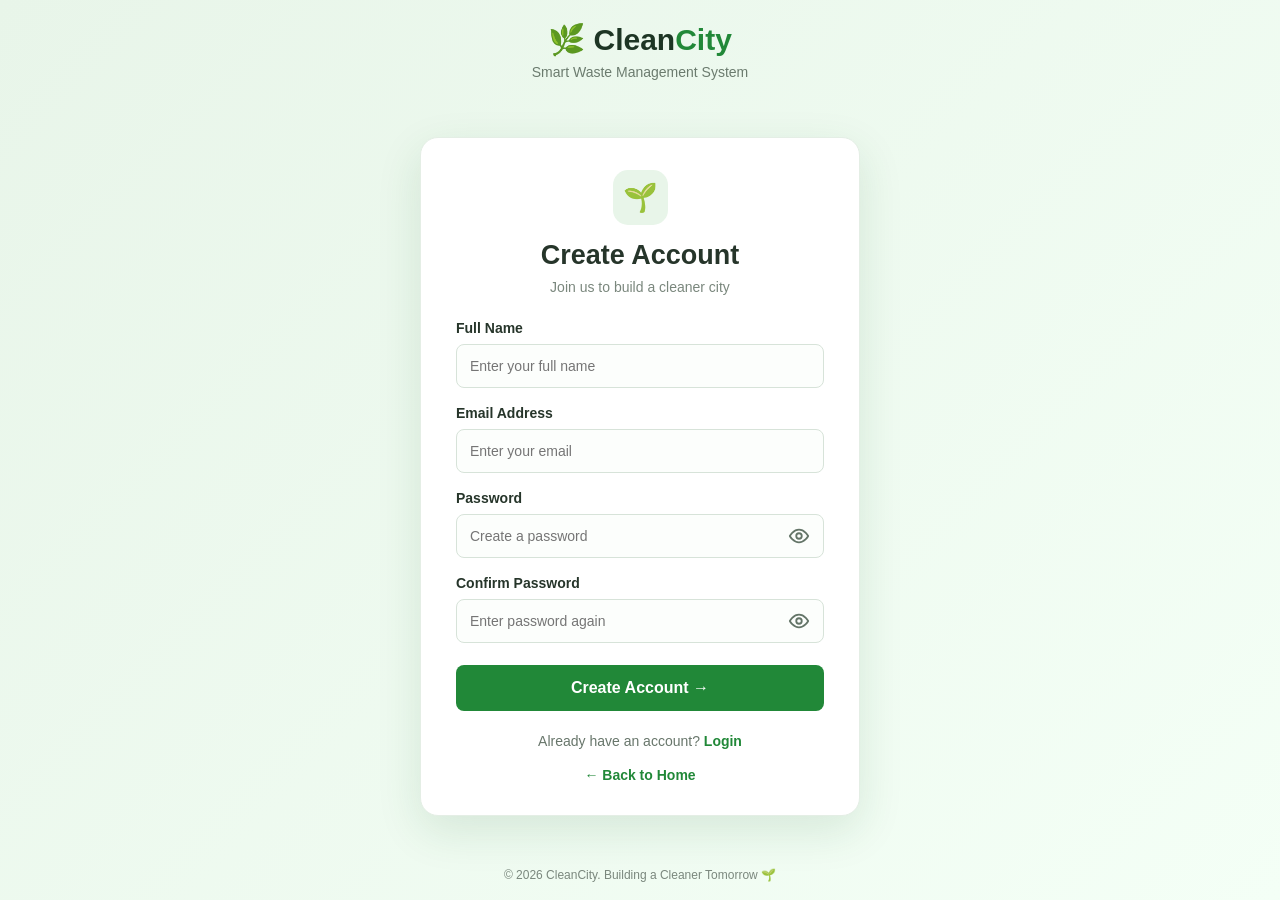
<file: frontend/register.html>
<!DOCTYPE html>
<html lang="en">
<head>
    <meta charset="UTF-8">
    <meta name="viewport" content="width=device-width, initial-scale=1.0">
    <title>CleanCity | Register</title>
    <link rel="stylesheet" href="css/register.css">
</head>
<body>

<header class="register-header">
    <a href="index.html" class="brand">🌿 Clean<span>City</span></a>
    <p>Smart Waste Management System</p>
</header>

<main class="register-container">
    <section class="register-card">

        <div class="register-icon">🌱</div>

        <h2>Create Account</h2>
        <p class="subtitle">Join us to build a cleaner city</p>

        <form id="registerForm">

            <div class="form-group">
                <label for="name">Full Name</label>
                <input type="text" id="name" name="name"
                       placeholder="Enter your full name"
                       autocomplete="name" required>
            </div>

            <div class="form-group">
                <label for="email">Email Address</label>
                <input type="email" id="email" name="email"
                       placeholder="Enter your email"
                       autocomplete="email" required>
            </div>

            <div class="form-group">
                <label for="password">Password</label>
                <div class="password-wrapper">
                    <input type="password" id="password" name="password"
                           placeholder="Create a password"
                           autocomplete="new-password" required>

                    <button type="button" class="toggle-password"
                            data-target="password" aria-label="Show password">
                        <svg class="eye-icon" viewBox="0 0 24 24"
                             width="22" height="22" fill="none"
                             stroke="currentColor" stroke-width="2"
                             stroke-linecap="round" stroke-linejoin="round">
                            <path d="M2 12s3.6-7 10-7 10 7 10 7-3.6 7-10 7-10-7-10-7z"/>
                            <circle cx="12" cy="12" r="3"/>
                        </svg>
                    </button>
                </div>
            </div>

            <div class="form-group">
                <label for="confirmPassword">Confirm Password</label>
                <div class="password-wrapper">
                    <input type="password" id="confirmPassword"
                           name="confirmPassword"
                           placeholder="Enter password again"
                           autocomplete="new-password" required>

                    <button type="button" class="toggle-password"
                            data-target="confirmPassword"
                            aria-label="Show confirm password">
                        <svg class="eye-icon" viewBox="0 0 24 24"
                             width="22" height="22" fill="none"
                             stroke="currentColor" stroke-width="2"
                             stroke-linecap="round" stroke-linejoin="round">
                            <path d="M2 12s3.6-7 10-7 10 7 10 7-3.6 7-10 7-10-7-10-7z"/>
                            <circle cx="12" cy="12" r="3"/>
                        </svg>
                    </button>
                </div>
            </div>

            <button type="submit" id="registerButton">Create Account →</button>

            <p id="message" role="status" aria-live="polite"></p>
        </form>

        <p class="login-link">
            Already have an account?
            <a href="login.html">Login</a>
        </p>

        <a href="index.html" class="back-home">← Back to Home</a>

    </section>
</main>

<footer class="register-footer">
    © 2026 CleanCity. Building a Cleaner Tomorrow 🌱
</footer>

<script src="register.js"></script>
</body>
</html>
</file>
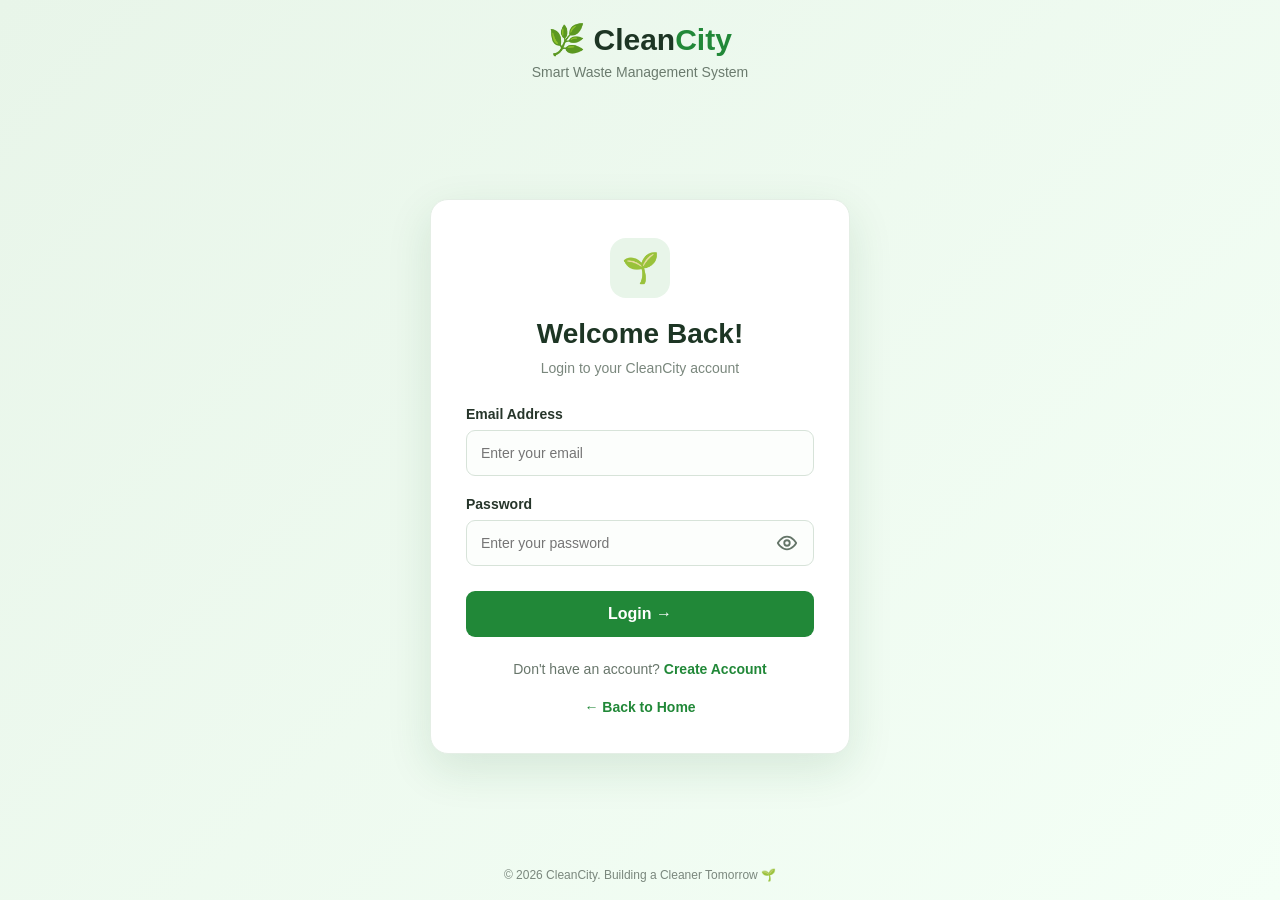
<file: frontend/status.html>
!DOCTYPE html>
<html lang="en">
<head>
    <meta charset="UTF-8">
    <meta name="viewport" content="width=device-width, initial-scale=1.0">
    <title>CleanCity - Complaint Status</title>

    <style>
        * {
            box-sizing: border-box;
        }

        body {
            margin: 0;
            font-family: Arial, sans-serif;
            background: #f1f5f9;
            color: #1e293b;
        }

        header {
            background: #166534;
            color: white;
            padding: 20px 7%;
            display: flex;
            justify-content: space-between;
            align-items: center;
            flex-wrap: wrap;
            gap: 12px;
        }

        header h2 {
            margin: 0;
        }

        .header-buttons {
            display: flex;
            gap: 10px;
            flex-wrap: wrap;
        }

        button {
            padding: 10px 15px;
            border: none;
            border-radius: 7px;
            cursor: pointer;
            font-weight: bold;
        }

        .dashboard-btn {
            background: white;
            color: #166534;
        }

        .refresh-btn {
            background: #166534;
            color: white;
            margin-top: 12px;
        }

        .refresh-btn:hover {
            background: #14532d;
        }

        .container {
            max-width: 1000px;
            margin: 35px auto;
            padding: 0 20px;
        }

        .page-title {
            margin-bottom: 8px;
        }

        .subtitle {
            color: #64748b;
            margin-bottom: 25px;
        }

        .complaint-card {
            background: white;
            padding: 22px;
            margin-bottom: 20px;
            border-radius: 12px;
            box-shadow: 0 3px 12px #0000000d;
        }

        .complaint-card h3 {
            margin-top: 0;
            color: #166534;
        }

        .complaint-card p {
            line-height: 1.6;
            overflow-wrap: anywhere;
        }

        .status {
            display: inline-block;
            padding: 6px 12px;
            border-radius: 20px;
            font-size: 13px;
            font-weight: bold;
        }

        .PENDING {
            background: #fef3c7;
            color: #92400e;
        }

        .ASSIGNED {
            background: #dbeafe;
            color: #1d4ed8;
        }

        .IN_PROGRESS {
            background: #ede9fe;
            color: #6d28d9;
        }

        .RESOLVED {
            background: #dcfce7;
            color: #166534;
        }

        .REJECTED {
            background: #fee2e2;
            color: #b91c1c;
        }

        .message {
            padding: 15px;
            background: white;
            border-radius: 8px;
            line-height: 1.6;
        }

        .error {
            color: #b91c1c;
        }

        .details-btn {
            background: #2563eb;
            color: white;
            margin-top: 12px;
            margin-left: 8px;
        }

        .details-btn:hover {
            background: #1d4ed8;
        }

        .empty-state {
            text-align: center;
            padding: 30px;
            background: white;
            border-radius: 12px;
        }

        @media (max-width: 600px) {
            .container {
                margin-top: 22px;
            }

            .complaint-card {
                padding: 17px;
            }
        }
    </style>
</head>

<body>

<header>
    <h2>🌱 CleanCity</h2>

    <div class="header-buttons">
        <button class="dashboard-btn"
                onclick="window.location.href='dashboard.html'">
            Dashboard
        </button>

        <button class="dashboard-btn" onclick="logout()">
            Logout
        </button>
    </div>
</header>

<main class="container">

    <h1 class="page-title">My Complaint Status</h1>

    <p class="subtitle">
        Track your complaints and check their latest status.
    </p>

    <button class="refresh-btn" onclick="loadComplaints()">
        Refresh Status
    </button>

    <div id="message" class="message" style="margin-top: 20px;">
        Loading your complaints...
    </div>

    <div id="complaints"></div>

</main>

<script>
    const API_BASE = "http://localhost:8080";

    const message = document.getElementById("message");
    const complaintsContainer = document.getElementById("complaints");

    function getToken() {
        return localStorage.getItem("token");
    }

    function logout() {
        localStorage.removeItem("token");
        localStorage.removeItem("email");
        localStorage.removeItem("role");

        window.location.href = "login.html";
    }

    function escapeHTML(value) {
        return String(value ?? "")
            .replace(/&/g, "&amp;")
            .replace(/</g, "&lt;")
            .replace(/>/g, "&gt;")
            .replace(/"/g, "&quot;")
            .replace(/'/g, "&#039;");
    }

    function displayValue(value) {
        if (value === null || value === undefined || value === "") {
            return "Not available";
        }

        return escapeHTML(value);
    }

    async function loadComplaints() {

        const token = getToken();

        if (!token) {
            window.location.href = "login.html";
            return;
        }

        message.style.display = "block";
        message.className = "message";
        message.textContent = "Loading your complaints...";
        complaintsContainer.innerHTML = "";

        try {
            const response = await fetch(
                API_BASE + "/api/citizen/complaints",
                {
                    method: "GET",
                    headers: {
                        "Authorization": "Bearer " + token,
                        "Accept": "application/json"
                    }
                }
            );

            if (response.status === 401 || response.status === 403) {
                message.className = "message error";
                message.textContent =
                    "Your session may have expired, or you do not have permission. Please log in again.";
                return;
            }

            if (!response.ok) {
                throw new Error("HTTP error: " + response.status);
            }

            const data = await response.json();

            if (!Array.isArray(data)) {
                throw new Error(
                    "Backend response is not a complaint list."
                );
            }

            message.style.display = "none";

            if (data.length === 0) {
                complaintsContainer.innerHTML = `
                    <div class="empty-state">
                        <h3>No complaints found</h3>
                        <p>You have not registered any complaints yet.</p>

                        <button class="refresh-btn"
                            onclick="window.location.href='dashboard.html'">
                            Register a Complaint
                        </button>
                    </div>
                `;
                return;
            }

            complaintsContainer.innerHTML = data.map(complaint => {

                const status = String(complaint.status || "PENDING")
                    .toUpperCase();

                const safeStatusClass = [
                    "PENDING",
                    "ASSIGNED",
                    "IN_PROGRESS",
                    "RESOLVED",
                    "REJECTED"
                ].includes(status) ? status : "";

                return `
                    <article class="complaint-card">

                        <h3>
                            Complaint #${displayValue(complaint.id)}
                        </h3>

                        <p>
                            <strong>Title:</strong>
                            ${displayValue(complaint.title)}
                        </p>

                        <p>
                            <strong>Description:</strong>
                            ${displayValue(complaint.description)}
                        </p>

                        <p>
                            <strong>Location:</strong>
                            ${displayValue(complaint.location)}
                        </p>

                        <p>
                            <strong>Created At:</strong>
                            ${displayValue(complaint.createdAt)}
                        </p>

                        <p>
                            <strong>Status:</strong>
                            <span class="status ${safeStatusClass}">
                                ${displayValue(status)}
                            </span>
                        </p>

                        ${complaint.rejectionReason ? `
                            <p>
                                <strong>Rejection Reason:</strong>
                                ${displayValue(complaint.rejectionReason)}
                            </p>
                        ` : ""}

                        <button
                            class="details-btn"
                            onclick="viewDetails('${encodeURIComponent(String(complaint.id))}')">
                            View Details
                        </button>

                    </article>
                `;
            }).join("");

        } catch (error) {
            console.error("Error loading complaints:", error);

            message.style.display = "block";
            message.className = "message error";
            message.textContent =
                "Unable to load complaints. Check whether the backend is running and the API response is correct.";
        }
    }

    // Complaint ID ko details page ke URL mein bhejna
    function viewDetails(complaintId) {

        if (!complaintId || complaintId === "undefined") {
            alert("Complaint ID nahi mili. Please refresh the complaint list.");
            return;
        }

        window.location.href =
            "complaint-details.html?id=" + complaintId;
    }

    loadComplaints();
</script>

</body>
</html>
</file>
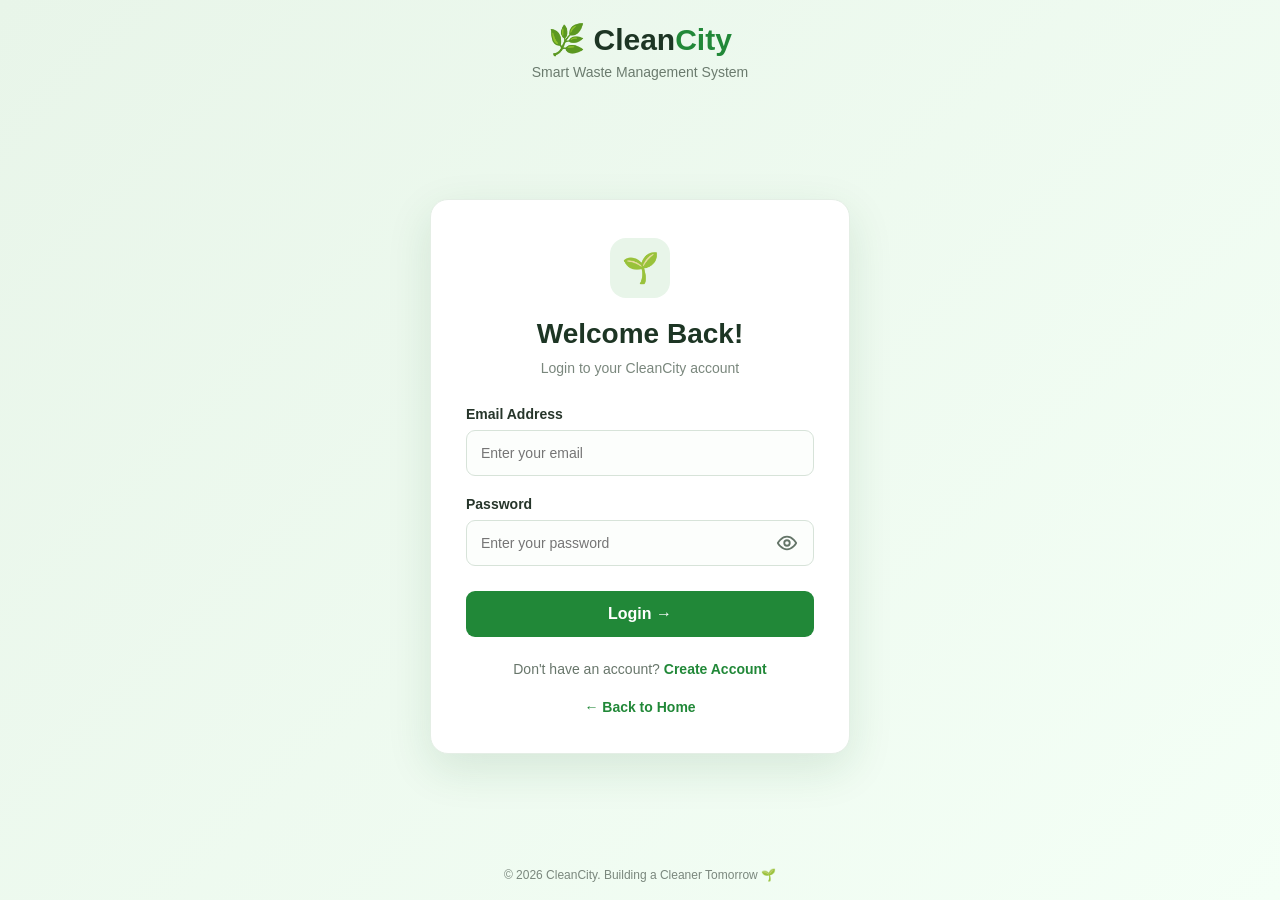
<file: frontend/worker-dashboard.html>
<!DOCTYPE html>
<html lang="en">
<head>
    <meta charset="UTF-8">
    <meta name="viewport" content="width=device-width, initial-scale=1.0">
    <title>Worker Dashboard | CleanCity</title>

    <link rel="stylesheet" href="./css/worker-dashboard.css">
    <script src="./worker-dashboard.js" defer></script>
</head>
<body>

<header class="navbar">
    <a href="#" class="brand">🌿 CleanCity</a>
    <div class="nav-right">
        <span id="workerEmail">Worker</span>
        <button id="logoutBtn" class="logout-btn">Logout</button>
    </div>
</header>

<main class="container">

    <section class="welcome-section">
        <h1>Welcome, Worker! 👋</h1>
        <p>Manage your complaints and help keep your city clean.</p>
    </section>

    <section class="stats-grid">
        <div class="stat-card">
            <p>Available Complaints</p>
            <h2 id="availableCount">0</h2>
        </div>

        <div class="stat-card">
            <p>Assigned to You</p>
            <h2 id="assignedCount">0</h2>
        </div>

        <div class="stat-card">
            <p>Work In Progress</p>
            <h2 id="progressCount">0</h2>
        </div>
    </section>

    <div id="errorMessage" class="message error-message" role="alert" hidden></div>
    <div id="successMessage" class="message success-message" role="status" hidden></div>

    <!-- Available complaints -->
    <section class="complaints-section">
        <div class="section-heading">
            <h2>📋 Available Complaints</h2>
            <button id="refreshBtn" class="refresh-btn">↻ Refresh</button>
        </div>

        <input
                type="search"
                id="availableSearch"
                class="search-input"
                placeholder="🔍 Search by ID, title or location..."
                aria-label="Search available complaints"
        >

        <div id="availableComplaints" class="complaints-list">
            <div class="loading">Loading complaints...</div>
        </div>
    </section>

    <!-- Assigned complaints -->
    <section class="complaints-section">
        <div class="section-heading">
            <h2>🛠️ My Assigned Complaints</h2>
        </div>

        <input
                type="search"
                id="assignedSearch"
                class="search-input"
                placeholder="🔍 Search your complaints by ID, title or location..."
                aria-label="Search assigned complaints"
        >

        <div id="assignedComplaints" class="complaints-list">
            <div class="loading">Loading your complaints...</div>
        </div>
    </section>

</main>

<!-- Complaint details modal -->
<div id="complaintModal" class="modal" aria-hidden="true">
    <div class="modal-content">
        <button id="closeModalBtn" class="modal-close" aria-label="Close">×</button>
        <h2>Complaint Details</h2>
        <div id="modalDetails"></div>
    </div>
</div>

</body>
</html>
</file>
<file: frontend/css/home.css>
* {
    margin: 0;
    padding: 0;
    box-sizing: border-box;
}

html {
    scroll-behavior: smooth;
}

body {
    font-family: Arial, Helvetica, sans-serif;
    color: #17372a;
    background: #ffffff;
}

a {
    text-decoration: none;
}

.navbar {
    min-height: 100px;
    padding: 20px 6.5%;
    display: flex;
    align-items: center;
    justify-content: space-between;
    gap: 25px;
    background: #ffffff;
}

.logo {
    display: inline-flex;
    align-items: center;
    gap: 8px;
    color: #17372a;
    font-size: 29px;
    font-weight: 800;
    white-space: nowrap;
}

.logo span:last-child {
    color: #218838;
}

.logo-icon {
    font-size: 27px;
}

.nav-links {
    display: flex;
    align-items: center;
    gap: 30px;
}

.nav-links a {
    color: #26352a;
    font-size: 14px;
    font-weight: 600;
    transition: color 0.2s;
}

.nav-links a:hover,
.nav-links a.active {
    color: #218838;
}

.nav-buttons {
    display: flex;
    align-items: center;
    gap: 12px;
}

.btn {
    display: inline-flex;
    align-items: center;
    justify-content: center;
    padding: 12px 20px;
    border-radius: 9px;
    font-size: 14px;
    font-weight: 700;
    cursor: pointer;
    transition: 0.2s;
}

.btn-outline {
    background: #ffffff;
    color: #218838;
    border: 1px solid #b8d9c0;
}

.btn-outline:hover {
    background: #eaf7ed;
    color: #17692a;
}

.btn-primary {
    background: #218838;
    color: #ffffff;
    border: 1px solid #218838;
}

.btn-primary:hover {
    background: #17692a;
    color: #ffffff;
}

.btn-large {
    min-height: 48px;
    padding: 14px 24px;
}

.btn-light {
    background: transparent;
    color: #17372a;
    border: 1px solid #d2e6d7;
}

.btn-light:hover {
    background: #e8f5e9;
}

.hero {
    min-height: 680px;
    padding: 65px 7%;
    display: grid;
    grid-template-columns: 1.15fr 0.85fr;
    align-items: center;
    gap: 45px;
    overflow: hidden;
    background: linear-gradient(120deg, #f4fbf6, #d8f5e2);
}

.hero-content {
    position: relative;
    z-index: 2;
}

.hero-badge {
    display: inline-block;
    padding: 12px 18px;
    margin-bottom: 35px;
    border-radius: 30px;
    background: #d8f4e2;
    color: #17692a;
    font-size: 13px;
    font-weight: 700;
}

.hero h1 {
    max-width: 700px;
    margin-bottom: 24px;
    color: #17372a;
    font-size: clamp(36px, 4vw, 64px);
    line-height: 1.15;
    letter-spacing: -1.5px;
}

.hero h1 span {
    display: block;
    color: #218838;
}

.hero-description {
    max-width: 600px;
    margin-bottom: 30px;
    color: #607168;
    font-size: 17px;
    line-height: 1.9;
}

.hero-buttons {
    display: flex;
    align-items: center;
    flex-wrap: wrap;
    gap: 14px;
    margin-bottom: 55px;
}

.hero-buttons .btn-primary {
    background: #218838;
    color: #ffffff;
    border: 1px solid #218838;
}

.hero-buttons .btn-primary:hover {
    background: #17692a;
    color: #ffffff;
}

.hero-stats {
    display: flex;
    align-items: flex-start;
    gap: 55px;
}

.stat h3 {
    margin-bottom: 14px;
    color: #17372a;
    font-size: 27px;
}

.stat p {
    color: #52665a;
    font-size: 13px;
}

.hero-visual {
    position: relative;
    min-width: 0;
    display: flex;
    justify-content: center;
    align-items: center;
}

.visual-glow {
    position: absolute;
    width: 390px;
    height: 390px;
    border-radius: 50%;
    background: #b7eac7;
    filter: blur(55px);
    opacity: 0.7;
}

.city-card {
    position: relative;
    width: 100%;
    max-width: 520px;
    height: 390px;
    overflow: hidden;
    border: 7px solid #ffffff;
    border-radius: 30px;
    background: #b7ebf8;
    box-shadow: 0 20px 50px rgba(34, 100, 55, 0.12);
}

.sky {
    position: absolute;
    inset: 0 0 28%;
    background: linear-gradient(#a8e5f5, #d6f6f3);
}

.sun {
    position: absolute;
    top: 22px;
    right: 35px;
    width: 53px;
    height: 53px;
    border-radius: 50%;
    background: #ffe08a;
}

.building {
    position: absolute;
    bottom: 0;
    width: 17%;
    background-color: #9fc5d2;
    background-image:
            linear-gradient(#ffffff 3px, transparent 3px),
            linear-gradient(90deg, #ffffff 3px, transparent 3px);
    background-size: 20px 22px;
}

.building-one {
    left: 5%;
    height: 60%;
}

.building-two {
    left: 26%;
    height: 83%;
    width: 21%;
}

.building-three {
    left: 51%;
    height: 70%;
    width: 18%;
}

.city-trees {
    position: absolute;
    z-index: 2;
    bottom: 24%;
    width: 100%;
    display: flex;
    justify-content: space-around;
    font-size: 33px;
}

.city-ground {
    position: absolute;
    bottom: 0;
    width: 100%;
    height: 29%;
    background: #a8df99;
}

.road-line {
    position: absolute;
    top: 35%;
    width: 100%;
    height: 55%;
    transform: skewY(-5deg);
    background: #899e94;
    border-top: 4px solid #ffffff;
    border-bottom: 4px solid #ffffff;
}

.eco-bin {
    position: absolute;
    z-index: 3;
    right: 12%;
    bottom: 9%;
    width: 76px;
    height: 110px;
    display: flex;
    align-items: center;
    justify-content: center;
    border-radius: 10px 10px 15px 15px;
    background: #078143;
    color: #ffffff;
    font-size: 37px;
}

.cleaner {
    position: absolute;
    z-index: 3;
    bottom: 16%;
    left: 19%;
    font-size: 45px;
    transform: rotate(25deg);
}

.floating-card {
    position: absolute;
    z-index: 4;
    display: flex;
    align-items: center;
    gap: 12px;
    padding: 15px;
    border-radius: 15px;
    background: #ffffff;
    box-shadow: 0 8px 25px rgba(0, 0, 0, 0.08);
}

.floating-card strong,
.floating-card small {
    display: block;
}

.floating-card strong {
    margin-bottom: 5px;
    font-size: 13px;
}

.floating-card small {
    color: #647568;
    font-size: 11px;
}

.floating-icon {
    font-size: 25px;
}

.floating-top {
    top: 24px;
    left: 0;
}

.floating-bottom {
    bottom: 15px;
    left: 12px;
}

.online-dot {
    width: 11px;
    height: 11px;
    border-radius: 50%;
    background: #20b56b;
}

.hero-circle {
    position: absolute;
    z-index: -1;
    border: 2px solid rgba(33, 136, 56, 0.15);
    border-radius: 50%;
}

.circle-one {
    width: 100px;
    height: 100px;
    top: -25px;
    right: -25px;
}

.circle-two {
    width: 150px;
    height: 150px;
    bottom: -30px;
    left: -35px;
}

.section {
    padding: 100px 7%;
}

.section-heading {
    max-width: 700px;
    margin: 0 auto 55px;
    text-align: center;
}

.section-label {
    display: inline-block;
    margin-bottom: 15px;
    color: #218838;
    font-size: 12px;
    font-weight: 800;
    letter-spacing: 2px;
}

.section-heading h2,
.about-content h2 {
    margin-bottom: 18px;
    color: #17372a;
    font-size: clamp(30px, 3vw, 43px);
    line-height: 1.25;
}

.section-heading h2 span,
.about-content h2 span {
    color: #218838;
}

.section-heading p {
    color: #6c7b70;
    font-size: 16px;
    line-height: 1.7;
}

.feature-grid {
    display: grid;
    grid-template-columns: repeat(4, minmax(0, 1fr));
    gap: 22px;
}

.feature-card {
    padding: 28px 22px;
    border: 1px solid #e4eee6;
    border-radius: 16px;
    background: #ffffff;
    transition: transform 0.2s, box-shadow 0.2s;
}

.feature-card:hover {
    transform: translateY(-6px);
    box-shadow: 0 12px 30px rgba(30, 100, 50, 0.08);
}

.feature-icon {
    width: 55px;
    height: 55px;
    margin-bottom: 22px;
    display: flex;
    align-items: center;
    justify-content: center;
    border-radius: 13px;
    font-size: 26px;
}

.green {
    background: #e2f7e8;
}

.blue {
    background: #e2f2ff;
}

.orange {
    background: #fff0dd;
}

.purple {
    background: #f0e7ff;
}

.feature-card h3 {
    margin-bottom: 13px;
    color: #17372a;
    font-size: 18px;
}

.feature-card p {
    margin-bottom: 22px;
    color: #6c7b70;
    font-size: 14px;
    line-height: 1.8;
}

.feature-card > a {
    color: #218838;
    font-size: 13px;
    font-weight: 700;
}

.about {
    display: grid;
    grid-template-columns: 1fr 1fr;
    align-items: center;
    gap: 80px;
    background: #f5fbf6;
}

.about-visual {
    position: relative;
    min-height: 350px;
    display: flex;
    align-items: center;
    justify-content: center;
    border-radius: 25px;
    background: linear-gradient(135deg, #d8f4e2, #edf9ef);
}

.about-icon {
    font-size: 145px;
}

.about-leaf {
    position: absolute;
    font-size: 55px;
}

.leaf-one {
    top: 40px;
    left: 45px;
}

.leaf-two {
    right: 45px;
    bottom: 50px;
}

.about-message {
    position: absolute;
    bottom: 25px;
    padding: 14px 22px;
    border-radius: 10px;
    background: #ffffff;
    color: #218838;
    font-weight: 700;
    box-shadow: 0 8px 25px rgba(0, 0, 0, 0.06);
}

.about-content p {
    margin-bottom: 18px;
    color: #637268;
    font-size: 15px;
    line-height: 1.9;
}

.about-content .btn {
    margin-top: 12px;
}

.how-section {
    background: #ffffff;
}

.steps-grid {
    display: grid;
    grid-template-columns: repeat(3, minmax(0, 1fr));
    gap: 25px;
}

.step-card {
    padding: 35px 28px;
    border: 1px solid #e4eee6;
    border-radius: 16px;
    background: #ffffff;
}

.step-number {
    margin-bottom: 24px;
    color: #218838;
    font-size: 35px;
    font-weight: 800;
}

.step-card h3 {
    margin-bottom: 13px;
    font-size: 19px;
}

.step-card p {
    color: #6c7b70;
    font-size: 14px;
    line-height: 1.8;
}

.cta-section {
    margin: 0 7% 80px;
    padding: 55px;
    display: flex;
    align-items: center;
    justify-content: space-between;
    gap: 30px;
    border-radius: 22px;
    background: linear-gradient(120deg, #17692a, #218838);
    color: #ffffff;
}

.cta-label {
    display: block;
    margin-bottom: 15px;
    color: #d5f5dd;
    font-size: 12px;
    font-weight: 800;
    letter-spacing: 2px;
}

.cta-section h2 {
    margin-bottom: 12px;
    font-size: clamp(25px, 3vw, 38px);
}

.cta-section p {
    color: #e0f2e4;
    line-height: 1.7;
}

.btn-white {
    flex-shrink: 0;
    background: #ffffff;
    color: #17692a;
    border: 1px solid #ffffff;
}

.btn-white:hover {
    background: #e8f5e9;
    color: #17692a;
}

.footer {
    padding: 60px 7% 20px;
    background: #102d20;
    color: #ffffff;
}

.footer-main {
    display: grid;
    grid-template-columns: 2fr 1fr 1fr;
    gap: 60px;
    padding-bottom: 45px;
}

.footer-logo {
    margin-bottom: 20px;
    color: #ffffff;
}

.footer-brand > p {
    margin-bottom: 12px;
    color: #c4d5c8;
    font-size: 14px;
}

.footer-brand .footer-description {
    max-width: 300px;
    line-height: 1.8;
}

.footer-links {
    display: flex;
    flex-direction: column;
    gap: 15px;
}

.footer-links h4 {
    margin-bottom: 5px;
    font-size: 16px;
}

.footer-links a {
    color: #c4d5c8;
    font-size: 14px;
}

.footer-links a:hover {
    color: #ffffff;
}

.footer-bottom {
    padding-top: 22px;
    display: flex;
    justify-content: space-between;
    flex-wrap: wrap;
    gap: 15px;
    border-top: 1px solid #31503c;
    color: #c4d5c8;
    font-size: 12px;
}

/* Responsive design */
@media (max-width: 1050px) {
    .navbar {
        padding: 20px 4%;
    }

    .nav-links {
        gap: 16px;
    }

    .hero {
        padding: 55px 5%;
        gap: 25px;
    }

    .feature-grid {
        grid-template-columns: repeat(2, minmax(0, 1fr));
    }

    .about {
        gap: 40px;
    }
}

@media (max-width: 760px) {
    .navbar {
        flex-wrap: wrap;
        justify-content: center;
        gap: 18px;
    }

    .nav-links {
        order: 3;
        width: 100%;
        justify-content: center;
        flex-wrap: wrap;
    }

    .nav-buttons {
        gap: 8px;
    }

    .hero {
        grid-template-columns: 1fr;
        padding: 50px 6%;
    }

    .hero h1 {
        font-size: 40px;
    }

    .hero-description {
        font-size: 15px;
    }

    .hero-buttons {
        gap: 10px;
        margin-bottom: 40px;
    }

    .hero-stats {
        gap: 30px;
    }

    .hero-visual {
        margin-top: 25px;
    }

    .city-card {
        max-width: 480px;
        height: 340px;
    }

    .section {
        padding: 70px 6%;
    }

    .about {
        grid-template-columns: 1fr;
    }

    .about-visual {
        min-height: 280px;
    }

    .steps-grid {
        grid-template-columns: 1fr;
    }

    .cta-section {
        margin: 0 5% 60px;
        padding: 35px 25px;
        flex-direction: column;
        align-items: flex-start;
    }

    .footer-main {
        grid-template-columns: 1fr 1fr;
        gap: 35px;
    }

    .footer-brand {
        grid-column: 1 / -1;
    }
}

@media (max-width: 480px) {
    .logo {
        font-size: 25px;
    }

    .nav-links {
        gap: 13px;
    }

    .nav-links a {
        font-size: 12px;
    }

    .nav-buttons .btn {
        padding: 10px 14px;
    }

    .hero h1 {
        font-size: 34px;
        letter-spacing: -0.7px;
    }

    .hero-buttons {
        align-items: stretch;
        flex-direction: column;
    }

    .hero-buttons .btn {
        width: 100%;
    }

    .hero-stats {
        justify-content: space-between;
        gap: 12px;
    }

    .stat h3 {
        font-size: 23px;
    }

    .stat p {
        font-size: 11px;
    }

    .city-card {
        height: 280px;
    }

    .floating-card {
        padding: 10px;
    }

    .floating-card small {
        font-size: 9px;
    }

    .feature-grid {
        grid-template-columns: 1fr;
    }

    .about-icon {
        font-size: 110px;
    }

    .footer-main {
        grid-template-columns: 1fr;
    }

    .footer-brand {
        grid-column: auto;
    }

    .footer-bottom {
        flex-direction: column;
    }
}
</file>
<file: frontend/css/style.css>
/* =========================
       GLOBAL STYLES
    ========================= */

* {
    margin: 0;
    padding: 0;
    box-sizing: border-box;
}

body {
    font-family: Arial, sans-serif;
    min-height: 100vh;
    background: linear-gradient(135deg, #e8f5e9, #f4fff6);
    color: #26352a;

    display: flex;
    flex-direction: column;
}

/* =========================
   HEADER
========================= */

.login-header {
    text-align: center;
    padding: 22px 15px;
}

.brand {
    display: inline-block;
    text-decoration: none;
    color: #1d3524;
    font-size: 30px;
    font-weight: bold;
    margin-bottom: 7px;
}

.brand span {
    color: #218838;
}

.login-header p {
    color: #6b7b6e;
    font-size: 14px;
}

/* =========================
   LOGIN CONTAINER
========================= */

.login-container {
    flex: 1;

    display: flex;
    justify-content: center;
    align-items: center;

    padding: 30px 20px;
}

/* =========================
   LOGIN CARD
========================= */

.login-card {
    width: 100%;
    max-width: 420px;

    background: #ffffff;
    padding: 38px 35px;

    border-radius: 18px;

    box-shadow: 0 15px 45px rgba(25, 90, 40, 0.12);

    border: 1px solid #e4eee5;
}

.login-icon {
    width: 60px;
    height: 60px;

    background: #e8f5e9;
    border-radius: 16px;

    display: flex;
    justify-content: center;
    align-items: center;

    font-size: 30px;

    margin: 0 auto 20px;
}

.login-card h2 {
    text-align: center;
    font-size: 28px;
    margin-bottom: 10px;
    color: #1d3524;
}

.subtitle {
    text-align: center;
    color: #7a877d;
    font-size: 14px;
    margin-bottom: 30px;
}

/* =========================
   FORM
========================= */

.form-group {
    margin-bottom: 20px;
}

.form-group label {
    display: block;
    font-size: 14px;
    font-weight: bold;
    margin-bottom: 8px;
}

.form-group input {
    width: 100%;
    padding: 14px;

    border: 1px solid #d7e3d9;
    border-radius: 9px;

    outline: none;
    font-size: 14px;

    background: #fcfefc;

    transition: border-color 0.2s, box-shadow 0.2s;
}

.form-group input:focus {
    border-color: #218838;
    box-shadow: 0 0 0 3px rgba(33, 136, 56, 0.1);
}

/* =========================
   PASSWORD EYE ICON
========================= */

.password-wrapper {
    position: relative;
    width: 100%;
}

.password-wrapper input {
    padding-right: 48px;
}

.toggle-password {
    position: absolute;

    right: 12px;
    top: 50%;
    transform: translateY(-50%);

    width: 30px;
    height: 30px;

    padding: 0;

    display: flex;
    justify-content: center;
    align-items: center;

    border: none;
    border-radius: 5px;

    background: transparent;
    color: #647568;

    cursor: pointer;
}

.toggle-password:hover {
    background: transparent;
    color: #218838;
}

.toggle-password:focus-visible {
    outline: 2px solid #218838;
}

/* =========================
   LOGIN BUTTON
========================= */

#loginButton {
    width: 100%;
    padding: 14px;

    margin-top: 5px;

    border: none;
    border-radius: 9px;

    background: #218838;
    color: white;

    font-size: 16px;
    font-weight: bold;

    cursor: pointer;

    transition: background 0.2s;
}

#loginButton:hover {
    background: #17692a;
}

#loginButton:disabled {
    opacity: 0.7;
    cursor: not-allowed;
}

/* =========================
   MESSAGE
========================= */

#message {
    text-align: center;
    margin-top: 12px;
    font-size: 14px;
}

/* =========================
   LINKS
========================= */

.register-link {
    text-align: center;
    margin-top: 24px;

    font-size: 14px;
    color: #68766b;
}

.register-link a,
.back-home {
    color: #218838;
    text-decoration: none;
    font-weight: bold;
}

.register-link a:hover,
.back-home:hover {
    text-decoration: underline;
}

.back-home {
    display: block;
    text-align: center;
    margin-top: 22px;
    font-size: 14px;
}

/* =========================
   FOOTER
========================= */

.login-footer {
    text-align: center;
    padding: 18px 12px;

    font-size: 12px;
    color: #7a877d;
}

/* =========================
   RESPONSIVE DESIGN
========================= */

@media (max-width: 480px) {

    .login-card {
        padding: 30px 22px;
    }

    .login-card h2 {
        font-size: 25px;
    }

    .brand {
        font-size: 26px;
    }
}
</file>
<file: frontend/css/register.css>
* {
    margin: 0;
    padding: 0;
    box-sizing: border-box;
}

body {
    font-family: Arial, sans-serif;
    min-height: 100vh;
    background: linear-gradient(135deg, #e8f5e9, #f4fff6);
    color: #26352a;
    display: flex;
    flex-direction: column;
}

.register-header {
    text-align: center;
    padding: 22px 15px;
}

.brand {
    display: inline-block;
    color: #1d3524;
    font-size: 30px;
    font-weight: bold;
    text-decoration: none;
    margin-bottom: 7px;
}

.brand span {
    color: #218838;
}

.register-header p {
    color: #6b7b6e;
    font-size: 14px;
}

.register-container {
    flex: 1;
    display: flex;
    justify-content: center;
    align-items: center;
    padding: 25px 20px;
}

.register-card {
    width: 100%;
    max-width: 440px;
    padding: 32px 35px;
    background: #fff;
    border: 1px solid #e4eee5;
    border-radius: 18px;
    box-shadow: 0 15px 45px rgba(25, 90, 40, 0.12);
}

.register-icon {
    width: 55px;
    height: 55px;
    margin: 0 auto 15px;
    border-radius: 15px;
    background: #e8f5e9;
    display: flex;
    align-items: center;
    justify-content: center;
    font-size: 28px;
}

.register-card h2 {
    text-align: center;
    font-size: 27px;
    margin-bottom: 8px;
}

.subtitle {
    text-align: center;
    color: #7a877d;
    font-size: 14px;
    margin-bottom: 25px;
}

.form-group {
    margin-bottom: 17px;
}

.form-group label {
    display: block;
    font-size: 14px;
    font-weight: bold;
    margin-bottom: 8px;
}

.form-group input {
    width: 100%;
    padding: 13px;
    border: 1px solid #d7e3d9;
    border-radius: 8px;
    outline: none;
    font-size: 14px;
    background: #fcfefc;
}

.form-group input:focus {
    border-color: #218838;
    box-shadow: 0 0 0 3px rgba(33, 136, 56, 0.1);
}

.password-wrapper {
    position: relative;
}

.password-wrapper input {
    padding-right: 48px;
}

.toggle-password {
    position: absolute;
    right: 10px;
    top: 50%;
    transform: translateY(-50%);
    width: 30px;
    height: 30px;
    padding: 0;
    display: flex;
    align-items: center;
    justify-content: center;
    color: #647568;
    background: transparent;
    border: none;
    cursor: pointer;
}

.toggle-password:hover {
    color: #218838;
}

#registerButton {
    width: 100%;
    padding: 14px;
    margin-top: 5px;
    border: none;
    border-radius: 8px;
    background: #218838;
    color: white;
    font-size: 16px;
    font-weight: bold;
    cursor: pointer;
}

#registerButton:hover {
    background: #17692a;
}

#registerButton:disabled {
    opacity: 0.7;
    cursor: not-allowed;
}

#message {
    margin-top: 12px;
    text-align: center;
    font-size: 14px;
}

.login-link {
    text-align: center;
    margin-top: 22px;
    font-size: 14px;
    color: #68766b;
}

.login-link a,
.back-home {
    color: #218838;
    font-weight: bold;
    text-decoration: none;
}

.back-home {
    display: block;
    text-align: center;
    margin-top: 18px;
    font-size: 14px;
}

.login-link a:hover,
.back-home:hover {
    text-decoration: underline;
}

.register-footer {
    text-align: center;
    padding: 18px 12px;
    font-size: 12px;
    color: #7a877d;
}

@media (max-width: 480px) {
    .register-card {
        padding: 28px 20px;
    }

    .brand {
        font-size: 26px;
    }
}
</file>
<file: frontend/css/worker-dashboard.css>
* {
    box-sizing: border-box;
}

:root {
    --green: #16794d;
    --green-dark: #105d3a;
    --green-light: #e4f2e9;
    --background: #f3f6f4;
    --text: #20352b;
    --muted: #66766c;
    --border: #d2dfd6;
    --white: #ffffff;
    --red: #b42318;
}

body {
    margin: 0;
    font-family: Arial, Helvetica, sans-serif;
    background: var(--background);
    color: var(--text);
}

button,
input,
select {
    font: inherit;
}

button {
    cursor: pointer;
}

button:disabled {
    opacity: 0.55;
    cursor: not-allowed;
}

/* Navbar */

.navbar {
    min-height: 66px;
    background: var(--green);
    color: white;
    padding: 14px 5%;
    display: flex;
    align-items: center;
    justify-content: space-between;
    gap: 20px;
}

.brand {
    color: white;
    font-size: 23px;
    font-weight: bold;
    text-decoration: none;
}

.nav-right {
    display: flex;
    align-items: center;
    gap: 18px;
    flex-wrap: wrap;
}

#workerEmail {
    overflow-wrap: anywhere;
}

.logout-btn {
    background: white;
    color: var(--green-dark);
    border: none;
    border-radius: 7px;
    padding: 10px 17px;
    font-weight: bold;
}

.logout-btn:hover {
    background: var(--green-light);
}

/* Main layout */

.container {
    width: min(1400px, 92%);
    margin: 40px auto;
}

.welcome-section {
    margin-bottom: 38px;
}

.welcome-section h1 {
    font-size: clamp(27px, 3vw, 38px);
    margin: 0 0 14px;
}

.welcome-section p {
    font-size: 19px;
    color: var(--muted);
    margin: 0;
    line-height: 1.5;
}

/* Statistics */

.stats-grid {
    display: grid;
    grid-template-columns: repeat(3, minmax(0, 1fr));
    gap: 25px;
    margin-bottom: 45px;
}

.stat-card {
    background: var(--white);
    padding: 28px 32px;
    border-left: 6px solid var(--green);
    border-radius: 17px;
    box-shadow: 0 5px 20px rgba(20, 60, 35, 0.04);
}

.stat-card p {
    margin: 0 0 14px;
    color: var(--muted);
    font-size: 18px;
}

.stat-card h2 {
    margin: 0;
    font-size: 38px;
}

/* Complaint sections */

.complaints-section {
    margin-bottom: 48px;
}

.section-heading {
    display: flex;
    justify-content: space-between;
    align-items: center;
    gap: 15px;
    margin-bottom: 22px;
}

.section-heading h2 {
    font-size: clamp(22px, 2.5vw, 30px);
    margin: 0;
}

.refresh-btn {
    border: none;
    border-radius: 9px;
    background: var(--green-light);
    color: var(--green-dark);
    padding: 14px 20px;
    font-weight: bold;
}

.refresh-btn:hover {
    background: #d3e9db;
}

.search-input {
    display: block;
    width: 100%;
    min-height: 58px;
    border: 1px solid #cbd9cf;
    background: white;
    border-radius: 11px;
    padding: 15px 20px;
    margin-bottom: 25px;
    outline: none;
    color: var(--text);
    font-size: 17px;
}

.search-input:focus {
    border-color: var(--green);
    box-shadow: 0 0 0 3px rgba(22, 121, 77, 0.12);
}

.complaints-list {
    display: grid;
    grid-template-columns: repeat(2, minmax(0, 1fr));
    gap: 22px;
}

.loading,
.empty-state {
    grid-column: 1 / -1;
    padding: 32px;
    background: white;
    border-radius: 13px;
    text-align: center;
    color: var(--muted);
    line-height: 1.6;
}

/* Complaint cards */

.complaint-card {
    background: white;
    border: 1px solid var(--border);
    border-radius: 14px;
    padding: 24px;
    box-shadow: 0 5px 18px rgba(20, 60, 35, 0.04);
    min-width: 0;
}

.complaint-card h3 {
    margin: 0 0 14px;
    font-size: 22px;
    overflow-wrap: anywhere;
}

.complaint-card p {
    line-height: 1.65;
    color: #4e5d53;
    margin: 9px 0;
    overflow-wrap: anywhere;
}

.complaint-card .complaint-id {
    color: var(--green);
    font-weight: bold;
}

.status-badge {
    display: inline-block;
    padding: 7px 11px;
    margin-top: 8px;
    border-radius: 20px;
    font-size: 13px;
    font-weight: bold;
    background: #edf0ee;
    color: #45534a;
}

.status-pending {
    background: #fff2cc;
    color: #815900;
}

.status-in-progress {
    background: #dcecff;
    color: #174c91;
}

.status-resolved {
    background: #d9f5e3;
    color: #17643a;
}

.status-rejected {
    background: #ffe1df;
    color: #a12018;
}

.card-actions {
    display: flex;
    flex-wrap: wrap;
    gap: 10px;
    margin-top: 20px;
}

.action-btn {
    border: none;
    border-radius: 8px;
    padding: 11px 15px;
    font-weight: bold;
}

.primary-btn {
    background: var(--green);
    color: white;
}

.primary-btn:hover {
    background: var(--green-dark);
}

.secondary-btn {
    background: #e9efeb;
    color: #294535;
}

.secondary-btn:hover {
    background: #dce7df;
}

.photo-upload {
    margin-top: 20px;
    padding-top: 18px;
    border-top: 1px solid #e5ebe6;
}

.photo-upload label {
    display: block;
    font-weight: bold;
    margin-bottom: 10px;
}

.photo-upload input[type="file"] {
    display: block;
    width: 100%;
    max-width: 100%;
    margin-bottom: 12px;
    font-size: 14px;
}

.photo-preview {
    display: block;
    width: 100%;
    max-height: 260px;
    object-fit: contain;
    margin-top: 12px;
    border-radius: 10px;
    background: #f0f3f1;
}

.complaint-photo {
    display: block;
    width: 100%;
    max-height: 300px;
    object-fit: contain;
    margin-top: 15px;
    border-radius: 10px;
    background: #f0f3f1;
}

.photo-error {
    color: var(--red) !important;
    font-size: 14px;
}

/* Messages */

.message {
    padding: 14px 18px;
    border-radius: 9px;
    margin: 18px 0;
    line-height: 1.5;
    overflow-wrap: anywhere;
}

.error-message {
    background: #ffe6e4;
    border: 1px solid #f3c1bd;
    color: #9c2018;
}

.success-message {
    background: #dff5e6;
    border: 1px solid #b6e4c5;
    color: #17643a;
}

/* Modal */

.modal {
    display: none;
    position: fixed;
    inset: 0;
    z-index: 1000;
    background: rgba(0, 0, 0, 0.55);
    padding: 25px;
    overflow-y: auto;
}

.modal.open {
    display: flex;
    justify-content: center;
    align-items: flex-start;
}

.modal-content {
    position: relative;
    background: white;
    border-radius: 14px;
    padding: 30px;
    margin: 30px auto;
    width: min(700px, 100%);
    max-height: calc(100vh - 60px);
    overflow-y: auto;
}

.modal-content h2 {
    margin-top: 0;
    padding-right: 30px;
}

.modal-close {
    position: absolute;
    top: 12px;
    right: 16px;
    border: none;
    background: transparent;
    color: #39483e;
    font-size: 32px;
    line-height: 1;
}

.modal-detail-row {
    padding: 12px 0;
    border-bottom: 1px solid #e8ede9;
    line-height: 1.6;
    overflow-wrap: anywhere;
}

.modal-detail-row strong {
    display: block;
    margin-bottom: 4px;
}

/* Responsive */

@media (max-width: 850px) {
    .stats-grid {
        grid-template-columns: 1fr;
        gap: 15px;
    }

    .complaints-list {
        grid-template-columns: 1fr;
    }

    .container {
        margin-top: 25px;
    }

    .stat-card {
        padding: 22px;
    }
}

@media (max-width: 520px) {
    .navbar {
        align-items: flex-start;
        flex-direction: column;
    }

    .nav-right {
        width: 100%;
        justify-content: space-between;
    }

    .section-heading {
        align-items: flex-start;
        flex-direction: column;
    }

    .refresh-btn {
        width: 100%;
    }

    .complaint-card {
        padding: 18px;
    }

    .modal {
        padding: 12px;
    }

    .modal-content {
        padding: 22px 17px;
        margin: 12px auto;
        max-height: calc(100vh - 24px);
    }
}
</file>
